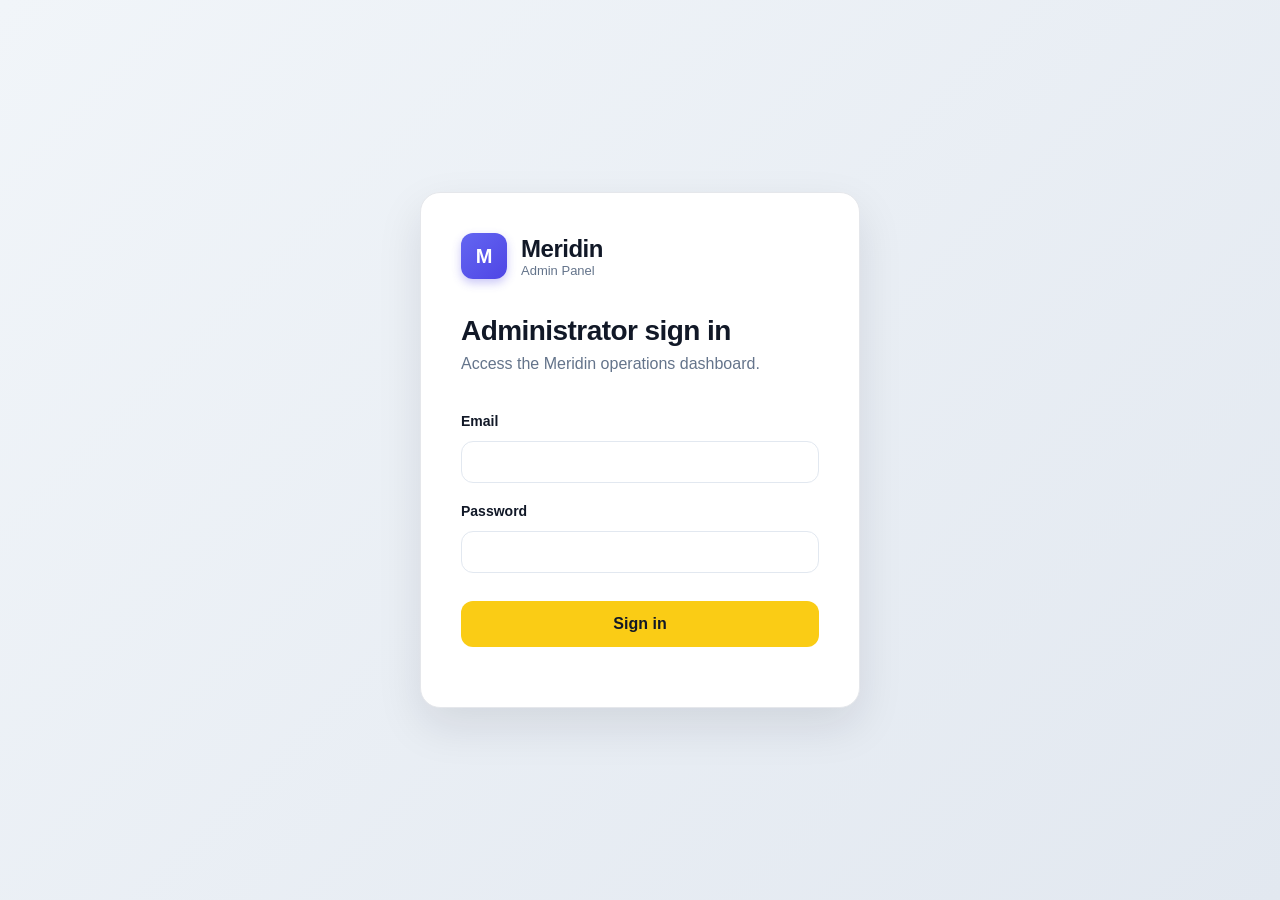
<file: meridin_FE/admin/index.html>
<!DOCTYPE html>
<html lang="en">

<head>

    <meta charset="UTF-8">

    <meta
        name="viewport"
        content="width=device-width, initial-scale=1.0"
    >

    <title>Meridin — Admin Dashboard</title>

    <link
        rel="stylesheet"
        href="css/style.css"
    >
    <link href="https://fonts.googleapis.com/css2?family=Poppins:wght@400;500;600;700;800&display=swap" rel="stylesheet">

</head>

<body>

<div class="app">

    <aside class="sidebar">

        <div class="sidebar-brand">

            <div class="brand-logo-wrap"><img src="../assets/meridin-logo.svg" class="brand-logo" alt="Meridin"></div>

            <div>
                <strong>
                    Meridin
                </strong>

                <span>
                    Admin
                </span>
            </div>

        </div>

        <nav>

            <a
                href="#overview"
                class="nav-link active"
            >
                Overview
            </a>

            <div class="nav-title">
                Clients
            </div>

            <a
                href="#clients"
                class="nav-link"
            >
                All clients
            </a>

            <div class="nav-title">
                Platform
            </div>

            <a
                href="#messages"
                class="nav-link"
            >
                Global messages
            </a>

            <a
                href="#usage"
                class="nav-link"
            >
                API usage
            </a>

            <a
                href="#r2"
                class="nav-link"
            >
                R2 usage
            </a>

        </nav>

        <button
            id="logoutButton"
            class="logout-button"
        >
            Sign out
        </button>

    </aside>

    <main class="main">

        <header class="topbar">

            <div>

                <h1>
                    Platform overview
                </h1>

                <p>
                    Meridin operations center
                </p>

            </div>

            <div class="status">

                <span class="status-dot"></span>

                API operational

            </div>

        </header>

        <section id="overview">

            <div class="metrics">

                <article class="metric-card">

                    <span>
                        Total clients
                    </span>

                    <strong id="clientsMetric">
                        —
                    </strong>

                </article>

                <article class="metric-card">

                    <span>
                        Active clients
                    </span>

                    <strong id="activeClientsMetric">
                        —
                    </strong>

                </article>

                <article class="metric-card">

                    <span>
                        Messages
                    </span>

                    <strong id="messagesMetric">
                        —
                    </strong>

                </article>

                <article class="metric-card">

                    <span>
                        Customers
                    </span>

                    <strong id="customersMetric">
                        —
                    </strong>

                </article>

            </div>

        </section>

        <section id="clients" class="dashboard-section">

            <div class="section-header">

                <div>

                    <h2>
                        Clients
                    </h2>

                    <p>
                        Manage Meridin tenants.
                    </p>

                </div>

            </div>

            <div class="panel client-create-panel">
                <h3>Add client</h3>
                <form id="clientCreateForm" class="client-form">
                    <input id="clientTenantId" required placeholder="Tenant ID">
                    <input id="clientBusinessName" required placeholder="Business name">
                    <input id="clientDashboardEmail" required type="email" placeholder="Dashboard email">
                    <input id="clientDashboardPassword" required type="password" minlength="8" placeholder="Dashboard password">
                    <input id="clientPhoneNumberId" required placeholder="WhatsApp phone number ID">
                    <input id="clientAccessToken" required placeholder="WhatsApp access token">
                    <input id="clientVerifyToken" required placeholder="Webhook verify token">
                    <input id="clientWelcomeMessage" placeholder="Welcome message (optional)">
                    <input id="clientFallbackMessage" placeholder="Fallback message (optional)">
                    <button class="table-button" type="submit">Create client</button>
                </form>
                <p id="clientCreateMessage" class="muted"></p>
            </div>

            <div id="clientsList" class="table-container">
                Loading...
            </div>

            <div id="clientControls" class="panel" style="display:none; margin-top:20px;">
                <div class="section-header">
                    <div>
                        <h3 id="clientControlsTitle">Client controls</h3>
                        <p>Boolean controls are read directly from this client's database document.</p>
                    </div>
                </div>
                <div id="clientFlagsList" class="grid-two">Loading...</div>
            </div>

        </section>

        <section id="messages" class="dashboard-section">

            <div class="section-header">

                <div>

                    <h2>
                        Global messages
                    </h2>

                    <p>
                        Recent messages across tenants.
                    </p>

                </div>

            </div>

            <div
                id="messagesList"
                class="table-container"
            >
                Loading...
            </div>

        </section>

        <section id="usage" class="dashboard-section">

            <div class="section-header">

                <div>

                    <h2>
                        Platform usage
                    </h2>

                    <p>
                        AI and Meta usage records.
                    </p>

                </div>

            </div>

            <div
                id="usageList"
                class="grid-two"
            >
                Loading...
            </div>

        </section>

        <section id="r2" class="dashboard-section">

            <div class="section-header">

                <div>
                    <h2>Cloudflare R2 usage</h2>
                    <p>Global account usage and Meridin safety guard. This is not tenant-specific.</p>
                </div>

                <button id="refreshR2Button" class="table-button">Refresh</button>

            </div>

            <div id="r2UsageList" class="grid-two">
                Loading...
            </div>

        </section>

    </main>

</div>

<script src="js/api.js"></script>
<script src="js/dashboard.js"></script>

</body>

</html>
</file>
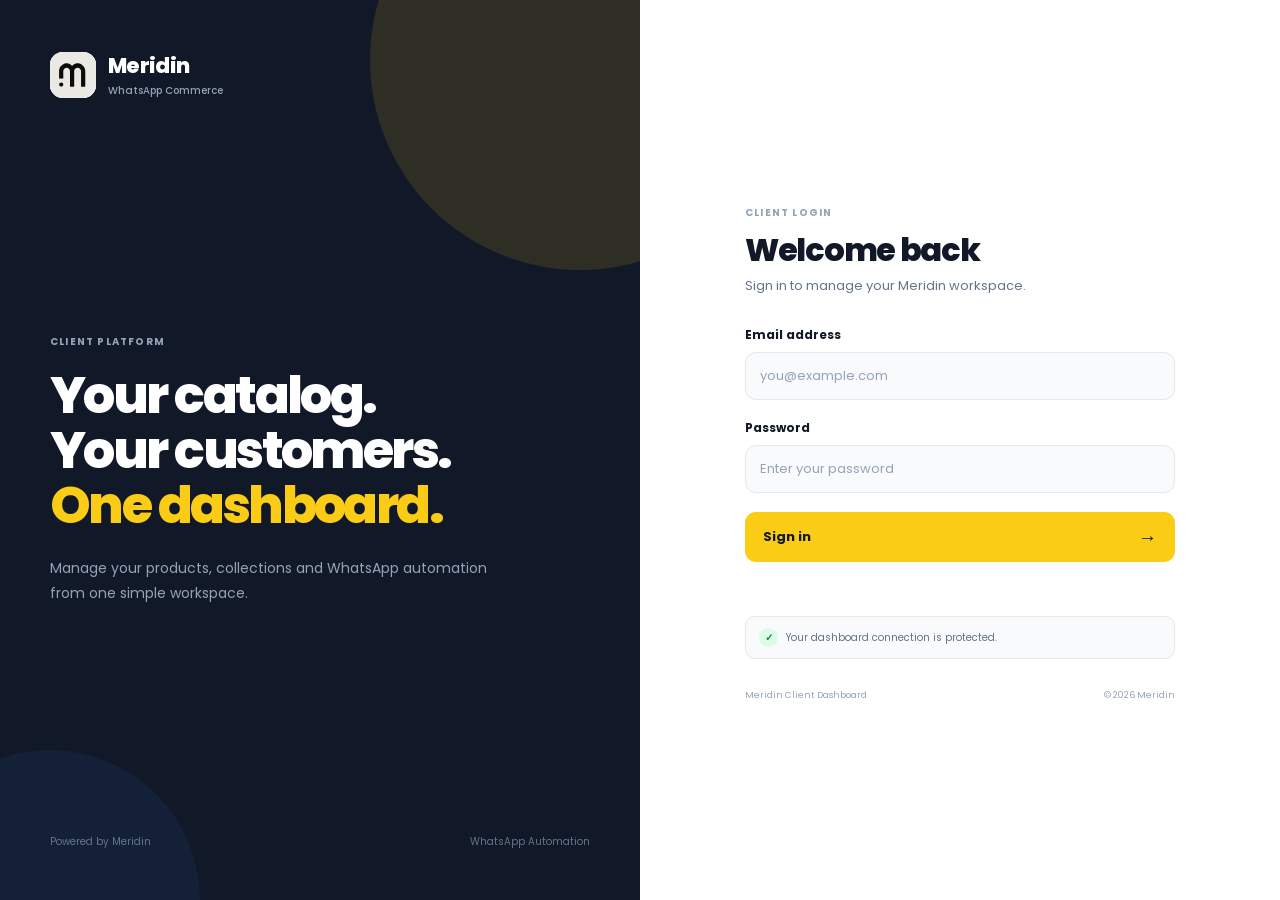
<file: meridin_FE/client/index.html>
<!DOCTYPE html>
<html lang="en">
<head>
<meta charset="UTF-8">
<meta name="viewport" content="width=device-width, initial-scale=1.0">
<meta name="theme-color" content="#111827">
<title>Meridin — Overview</title>
<link rel="stylesheet" href="css/style.css">
<link href="https://fonts.googleapis.com/css2?family=Poppins:wght@400;500;600;700;800&display=swap" rel="stylesheet">

</head>
<body>
<div class="app">
<header class="navbar">
<div class="navbar-inner">
<a href="index.html" class="navbar-brand">
<div class="brand-logo-wrap"><img src="assets/meridin-logo.svg" class="brand-logo" alt="Meridin"></div>
<div class="brand-text"><strong>Meridin</strong><span>Client Dashboard</span></div>
</a>
<nav class="navbar-nav"><a href="index.html" class="nav-link active">Overview</a><a href="products.html" class="nav-link">Products</a><a href="collections.html" class="nav-link">Collections</a><a href="analytics.html" class="nav-link">Analytics</a><a href="settings.html" class="nav-link">Assistant Settings</a></nav>
<div class="navbar-right">
<div class="status"><span class="status-dot"></span><span>Automation active</span></div>
<button id="logoutButton" class="logout-button" type="button">Sign out</button>
<button id="mobileMenuButton" class="mobile-menu-button" type="button" aria-label="Open navigation" aria-expanded="false">☰</button>
</div>
</div>
</header>
<nav id="mobileMenu" class="mobile-menu"><a href="index.html" class="active">Overview</a><a href="products.html" class="">Products</a><a href="collections.html" class="">Collections</a><a href="analytics.html" class="">Analytics</a><a href="settings.html" class="">Assistant Settings</a></nav>
<main class="main page-main">
<section class="dashboard-section overview-section" id="overview">
<div class="page-header">
<div><span class="eyebrow">CLIENT DASHBOARD</span><h1>Overview</h1><p id="businessName">Your Meridin workspace</p></div>
</div>
<div class="metrics">
<article class="metric-card"><div class="metric-top"><span>Products</span></div><strong id="productsMetric">—</strong><small>Products in your catalog</small></article>
<article class="metric-card"><div class="metric-top"><span>Customers</span></div><strong id="customersMetric">—</strong><small>Customers using WhatsApp</small></article>
<article class="metric-card"><div class="metric-top"><span>Conversations</span></div><strong id="conversationsMetric">—</strong><small>WhatsApp conversations</small></article>
</div>
<div class="dashboard-grid">
<section class="panel quick-panel">
<div class="panel-header"><div><span class="section-label">QUICK ACTIONS</span><h2>Manage your workspace</h2><p>Quickly access the most important parts of your Meridin dashboard.</p></div></div>
<div class="quick-actions">
<a href="products.html" class="quick-action-link"><span class="quick-action-icon">P</span><span><strong>Manage products</strong><small>Update your clothing catalog</small></span><span class="quick-arrow">→</span></a>
<a href="collections.html" class="quick-action-link"><span class="quick-action-icon">C</span><span><strong>Manage collections</strong><small>Organize your products</small></span><span class="quick-arrow">→</span></a>
<a href="analytics.html" class="quick-action-link"><span class="quick-action-icon">A</span><span><strong>View analytics</strong><small>Understand customer activity</small></span><span class="quick-arrow">→</span></a>
</div>
</section>
</div>
<div class="overview-extra-grid">
<section class="panel"><div class="panel-header"><div><span class="section-label">RECENT ACTIVITY</span><h2>Workspace activity</h2><p>Your latest catalog changes.</p></div></div><div id="recentActivity" class="activity-list"><div class="empty-state">Loading recent activity...</div></div></section>
<section class="panel"><div class="panel-header"><div><span class="section-label">SYSTEM STATUS</span><h2>Automation status</h2><p>Core workspace services.</p></div></div>
<div class="status-list">
<div class="status-item"><div><span class="status-check">✓</span><span>WhatsApp automation</span></div><small>Active</small></div>
<div class="status-item"><div><span class="status-check">✓</span><span>Product catalog</span></div><small>Available</small></div>
<div class="status-item"><div><span class="status-check">✓</span><span>Customer assistant</span></div><small>Ready</small></div>
</div></section>
</div>
</section>
</main>
</div>
<script src="js/api.js"></script>
<script src="js/layout.js"></script>
<script src="js/dashboard.js"></script>

</body>
</html>
</file>
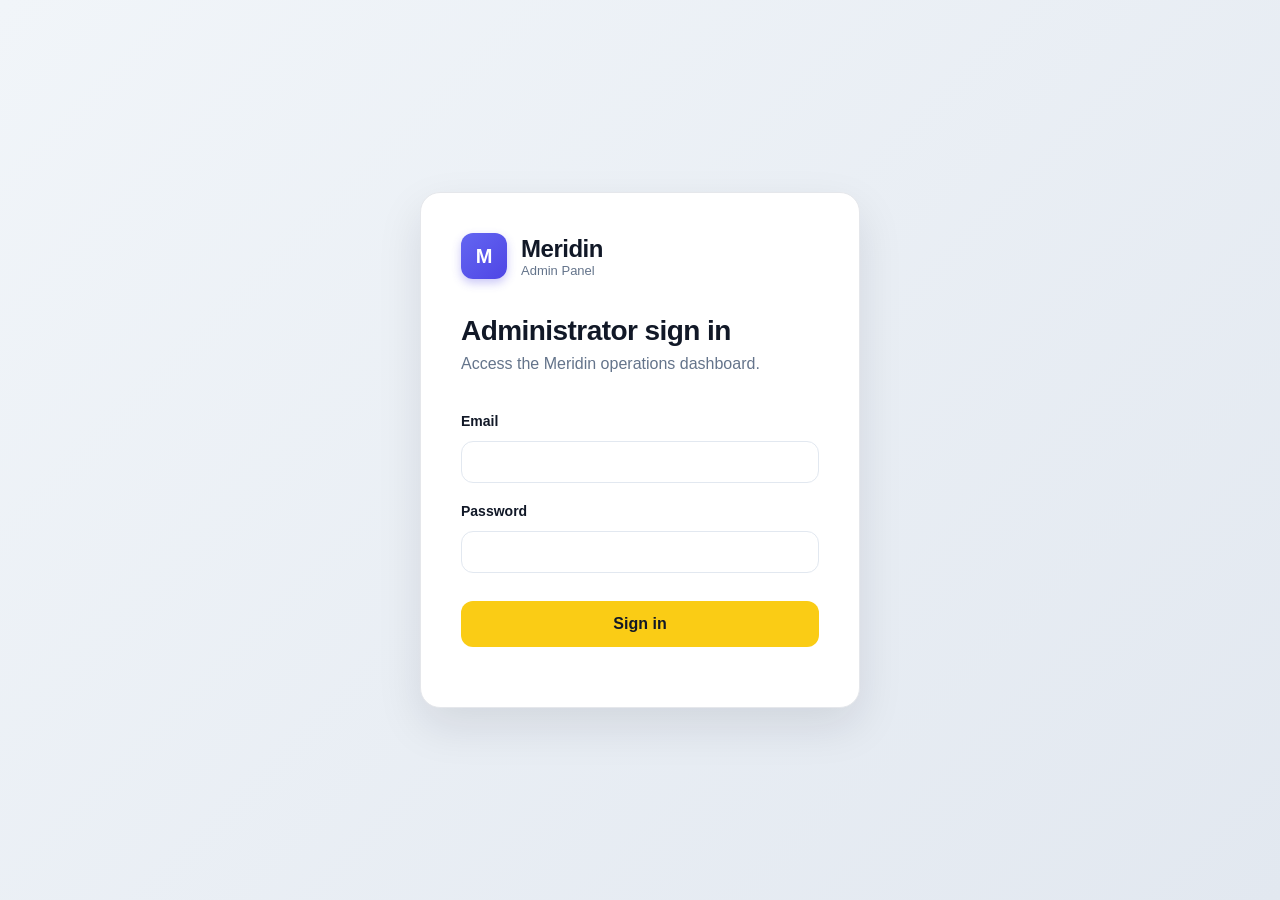
<file: meridin_FE/admin/login.html>
<!DOCTYPE html>
<html lang="en">
<head>
    <meta charset="UTF-8">
    <meta
        name="viewport"
        content="width=device-width, initial-scale=1.0"
    >
    <title>Meridin — Admin</title>
    <link rel="stylesheet" href="css/style.css">
    <link href="https://fonts.googleapis.com/css2?family=Outfit:wght@300;400;500;600;700&display=swap" rel="stylesheet">
</head>

<body class="auth-page">

<main class="auth-card">

    <div class="brand">
        <div class="brand-mark">M</div>

        <div>
            <h1>Meridin</h1>
            <p>Admin Panel</p>
        </div>
    </div>

    <h2>Administrator sign in</h2>

    <p class="muted">
        Access the Meridin operations dashboard.
    </p>

    <form id="loginForm">

        <label for="email">
            Email
        </label>

        <input
            id="email"
            type="email"
            required
        >

        <label for="password">
            Password
        </label>

        <input
            id="password"
            type="password"
            required
        >

        <button
            type="submit"
            class="primary-button"
        >
            Sign in
        </button>

        <p
            id="loginError"
            class="error"
        ></p>

    </form>

</main>

<script src="js/api.js"></script>
<script src="js/auth.js"></script>

</body>
</html>
</file>
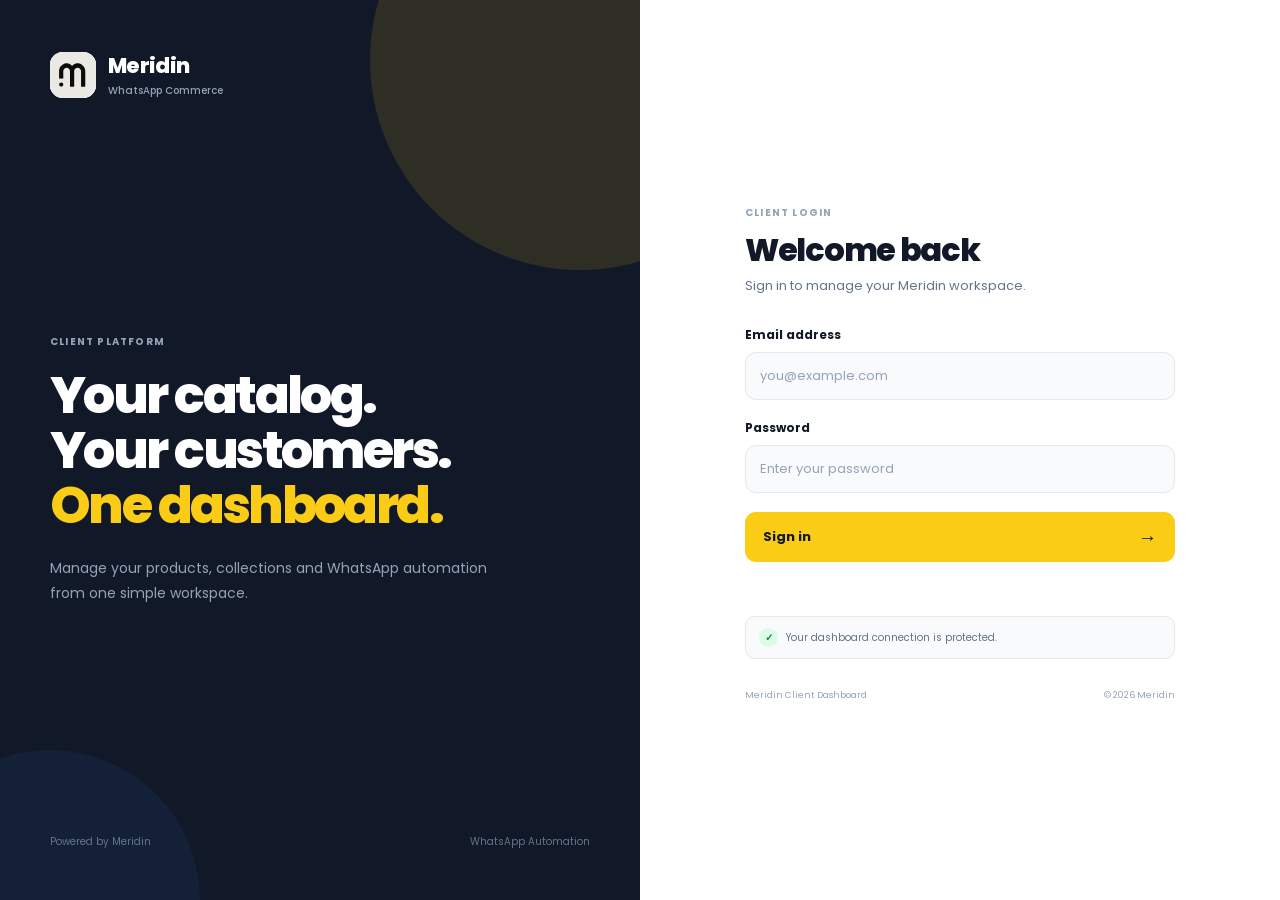
<file: meridin_FE/client/collections.html>
<!DOCTYPE html>
<html lang="en">
<head>
<meta charset="UTF-8">
<meta name="viewport" content="width=device-width, initial-scale=1.0">
<meta name="theme-color" content="#111827">
<title>Meridin — Collections</title>
<link rel="stylesheet" href="css/style.css">
<link href="https://fonts.googleapis.com/css2?family=Poppins:wght@400;500;600;700;800&display=swap" rel="stylesheet">

</head>
<body>
<div class="app">
<header class="navbar">
<div class="navbar-inner">
<a href="index.html" class="navbar-brand">
<div class="brand-logo-wrap"><img src="assets/meridin-logo.svg" class="brand-logo" alt="Meridin"></div>
<div class="brand-text"><strong>Meridin</strong><span>Client Dashboard</span></div>
</a>
<nav class="navbar-nav"><a href="index.html" class="nav-link">Overview</a><a href="products.html" class="nav-link">Products</a><a href="collections.html" class="nav-link active">Collections</a><a href="analytics.html" class="nav-link">Analytics</a><a href="settings.html" class="nav-link">Assistant Settings</a></nav>
<div class="navbar-right">
<div class="status"><span class="status-dot"></span><span>Automation active</span></div>
<button id="logoutButton" class="logout-button" type="button">Sign out</button>
<button id="mobileMenuButton" class="mobile-menu-button" type="button" aria-label="Open navigation" aria-expanded="false">☰</button>
</div>
</div>
</header>
<nav id="mobileMenu" class="mobile-menu"><a href="index.html" class="">Overview</a><a href="products.html" class="">Products</a><a href="collections.html" class="active">Collections</a><a href="analytics.html" class="">Analytics</a><a href="settings.html" class="">Assistant Settings</a></nav>
<main class="main page-main">
<section class="dashboard-section" id="collections">
<div class="section-header">
<div>
<span class="section-label">
                        CATALOG
                    </span>
<h2>
                        Collections
                    </h2>
<p>
                        Organize your products into collections.
                    </p>
</div>
<button class="primary-button" id="createCollectionButton" type="button">
                    + New collection
                </button>
</div>
<div id="collectionsList">
                Loading...
            </div>
</section><div aria-labelledby="collectionModalTitle" aria-modal="true" class="modal" id="collectionModal" role="dialog">
<div class="modal-backdrop"></div>
<div class="modal-content">
<div class="modal-header">
<div>
<span class="section-label">
                        CATALOG
                    </span>
<h3 id="collectionModalTitle">
                        New Collection
                    </h3>
</div>
<button aria-label="Close" class="modal-close" type="button">
                    ×
                </button>
</div>
<form id="collectionForm">
<input id="collectionId" type="hidden"/>
<div class="form-group">
<label for="collectionName">
                        Name *
                    </label>
<input id="collectionName" placeholder="e.g., Summer Collection" required="" type="text"/>
</div>
<div class="form-group">
<label for="collectionDescription">
                        Description
                    </label>
<textarea id="collectionDescription" placeholder="Collection details..." rows="4"></textarea>
</div>
<div class="modal-actions">
<button class="modal-cancel" type="button">
                        Cancel
                    </button>
<button class="primary-button" type="submit">
                        Save Collection
                    </button>
</div>
</form>
</div>
</div>
</main>
</div>
<script src="js/api.js"></script>
<script src="js/layout.js"></script>
<script src="js/dashboard.js"></script>

</body>
</html>
</file>
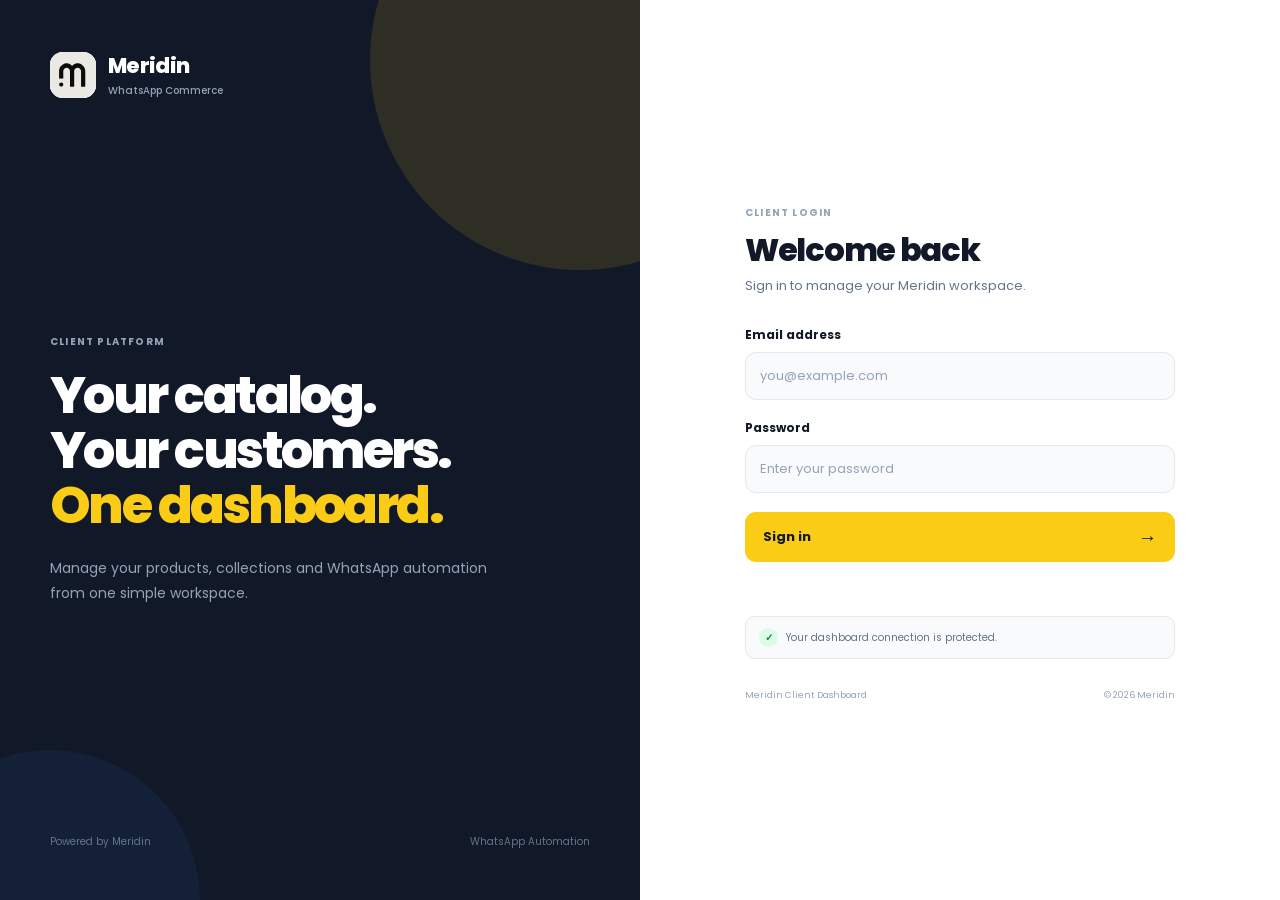
<file: meridin_FE/client/login.html>
<!DOCTYPE html>
<html lang="en">

<head>

    <meta charset="UTF-8">

    <meta
        name="viewport"
        content="width=device-width, initial-scale=1.0"
    >

    <meta
        name="theme-color"
        content="#111827"
    >

    <title>Meridin — Client Login</title>

    <link
        rel="stylesheet"
        href="css/style.css"
    >

    <link
        href="https://fonts.googleapis.com/css2?family=Poppins:wght@400;500;600;700;800&display=swap"
        rel="stylesheet"
    >

</head>


<body class="login-page">


    <main class="login-container">


        <!-- Left / Branding -->

        <section class="login-brand-panel">

            <div class="login-brand">

                <div class="login-logo-wrap">

                    <img
                        src="assets/meridin-logo.svg"
                        alt="Meridin"
                        class="login-logo"
                    >

                </div>


                <div>

                    <strong>
                        Meridin
                    </strong>

                    <span>
                        WhatsApp Commerce
                    </span>

                </div>

            </div>


            <div class="login-brand-content">

                <span class="eyebrow">
                    CLIENT PLATFORM
                </span>

                <h1>
                    Your catalog.
                    <br>
                    Your customers.
                    <br>
                    <span>One dashboard.</span>
                </h1>

                <p>
                    Manage your products, collections and WhatsApp automation from one simple workspace.
                </p>

            </div>


            <div class="login-brand-footer">

                <span>
                    Powered by Meridin
                </span>

                <span>
                    WhatsApp Automation
                </span>

            </div>

        </section>


        <!-- Right / Login -->

        <section class="login-form-panel">


            <div class="login-form-wrapper">


                <div class="mobile-login-brand">

                    <div class="login-logo-wrap">

                        <img
                            src="assets/meridin-logo.svg"
                            alt="Meridin"
                            class="login-logo"
                        >

                    </div>


                    <div>

                        <strong>
                            Meridin
                        </strong>

                        <span>
                            Client Dashboard
                        </span>

                    </div>

                </div>


                <div class="login-heading">

                    <span class="section-label">
                        CLIENT LOGIN
                    </span>

                    <h2>
                        Welcome back
                    </h2>

                    <p>
                        Sign in to manage your Meridin workspace.
                    </p>

                </div>


                <form id="loginForm">


                    <div class="login-field">

                        <label for="email">
                            Email address
                        </label>

                        <input
                            id="email"
                            type="email"
                            autocomplete="email"
                            placeholder="you@example.com"
                            required
                        >

                    </div>


                    <div class="login-field">

                        <div class="field-label-row">

                            <label for="password">
                                Password
                            </label>

                        </div>


                        <input
                            id="password"
                            type="password"
                            autocomplete="current-password"
                            placeholder="Enter your password"
                            required
                        >

                    </div>


                    <button
                        type="submit"
                        class="login-button"
                    >

                        <span>
                            Sign in
                        </span>

                        <span>
                            →
                        </span>

                    </button>


                    <p
                        id="loginError"
                        class="error login-error"
                    ></p>


                </form>


                <div class="login-security">

                    <span class="security-icon">
                        ✓
                    </span>

                    <span>
                        Your dashboard connection is protected.
                    </span>

                </div>


            </div>


            <div class="login-footer">

                <span>
                    Meridin Client Dashboard
                </span>

                <span>
                    © 2026 Meridin
                </span>

            </div>


        </section>


    </main>


<script src="js/api.js"></script>
<script src="js/auth.js"></script>

</body>
</html>
</file>
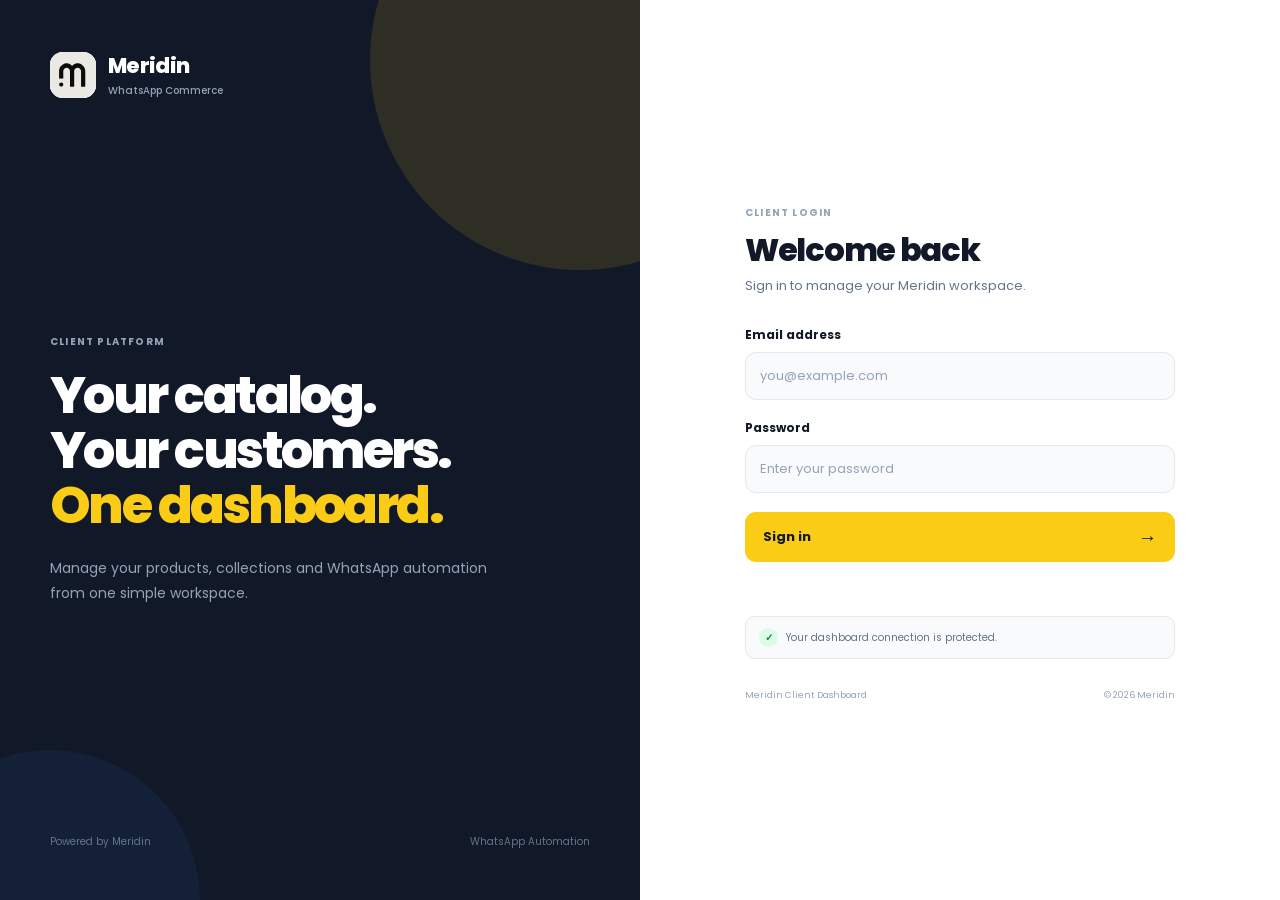
<file: meridin_FE/client/products.html>
<!DOCTYPE html>
<html lang="en">
<head>
<meta charset="UTF-8">
<meta name="viewport" content="width=device-width, initial-scale=1.0">
<meta name="theme-color" content="#111827">
<title>Meridin — Products</title>
<link rel="stylesheet" href="css/style.css">
<link href="https://fonts.googleapis.com/css2?family=Poppins:wght@400;500;600;700;800&display=swap" rel="stylesheet">

</head>
<body>
<div class="app">
<header class="navbar">
<div class="navbar-inner">
<a href="index.html" class="navbar-brand">
<div class="brand-logo-wrap"><img src="assets/meridin-logo.svg" class="brand-logo" alt="Meridin"></div>
<div class="brand-text"><strong>Meridin</strong><span>Client Dashboard</span></div>
</a>
<nav class="navbar-nav"><a href="index.html" class="nav-link">Overview</a><a href="products.html" class="nav-link active">Products</a><a href="collections.html" class="nav-link">Collections</a><a href="analytics.html" class="nav-link">Analytics</a><a href="settings.html" class="nav-link">Assistant Settings</a></nav>
<div class="navbar-right">
<div class="status"><span class="status-dot"></span><span>Automation active</span></div>
<button id="logoutButton" class="logout-button" type="button">Sign out</button>
<button id="mobileMenuButton" class="mobile-menu-button" type="button" aria-label="Open navigation" aria-expanded="false">☰</button>
</div>
</div>
</header>
<nav id="mobileMenu" class="mobile-menu"><a href="index.html" class="">Overview</a><a href="products.html" class="active">Products</a><a href="collections.html" class="">Collections</a><a href="analytics.html" class="">Analytics</a><a href="settings.html" class="">Assistant Settings</a></nav>
<main class="main page-main">
<section class="dashboard-section" id="products">
<div class="section-header">
<div>
<span class="section-label">
                        CATALOG
                    </span>
<h2>
                        Products
                    </h2>
<p>
                        Manage the clothing products available to your customers.
                    </p>
</div>
<div class="section-actions">
<button class="primary-button" id="createProductButton" type="button">
                        + Add product
                    </button>
<button class="secondary-button" id="reloadProducts" type="button">
                        Refresh
                    </button>
</div>
</div>
<div class="products-grid" id="productsGrid">
                Loading...
            </div>
</section><div aria-labelledby="productModalTitle" aria-modal="true" class="modal" id="productModal" role="dialog">
<div class="modal-backdrop"></div>
<div class="modal-content product-editor-modal">
<div class="modal-header">
<div>
<span class="section-label">
                        CATALOG
                    </span>
<h3 id="productModalTitle">
                        Add Product
                    </h3>
</div>
<button aria-label="Close" class="modal-close" type="button">
                    ×
                </button>
</div>
<form id="productForm">
<input id="productId" type="hidden"/>
<!-- Basic Information -->
<div class="editor-section">
<h4>
                        Basic information
                    </h4>
<div class="form-group">
<label for="productTitle">
                            Title *
                        </label>
<input id="productTitle" placeholder="e.g., Classic Cotton Shirt" required="" type="text"/>
</div>
<div class="form-group">
<label for="productDescription">
                            Description
                        </label>
<textarea id="productDescription" placeholder="Product details..." rows="3"></textarea>
</div>
<div class="form-row">
<div class="form-group">
<label for="productPrice">
                                Base price (₹) *
                            </label>
<input id="productPrice" min="0" placeholder="0.00" required="" step="0.01" type="number"/>
</div>
<div class="form-group">
<label for="productStock">
                                Base stock
                            </label>
<input id="productStock" min="0" placeholder="0" type="number" value="0"/>
</div>
</div>
<div class="form-row">
<div class="form-group">
<label for="productGender">
                                Gender
                            </label>
<select id="productGender">
<option value="">Not specified</option>
<option value="male">Male</option>
<option value="female">Female</option>
<option value="unisex">Unisex</option>
</select>
</div>
<div class="form-group">
<label for="productDepartmentId">
                                Department
                            </label>
<select id="productDepartmentId">
<option value="">-- Select department --</option>
</select>
</div>
</div>
<div class="form-row">
<div class="form-group">
<label for="productCategoryId">
                                Category
                            </label>
<select id="productCategoryId">
<option value="">Select department first</option>
</select>
</div>
</div>
<div class="form-row">
<div class="form-group">
<label for="productBrand">
                                Brand
                            </label>
<input id="productBrand" placeholder="Brand name" type="text"/>
</div>
<div class="form-group">
<label for="productType">
                                Product type
                            </label>
<input id="productType" placeholder="e.g., shirt, dress" type="text"/>
</div>
</div>
<div class="form-row">

<div class="form-group">
<label for="productAgeGroup">
                                Age group
                            </label>
<select id="productAgeGroup">
<option value="">
                                    Not specified
                                </option>
<option value="Adult">
                                    Adult
                                </option>
<option value="Teen">
                                    Teen
                                </option>
<option value="Kids">
                                    Kids
                                </option>
<option value="Toddler">
                                    Toddler
                                </option>
<option value="Infant">
                                    Infant
                                </option>
</select>
</div>
</div>
</div>
<!-- Apparel Specifications -->
<div class="editor-section">
<h4>
                        Apparel specifications
                    </h4>
<div class="form-row">
<div class="form-group">
<label for="productMaterial">
                                Material
                            </label>
<input id="productMaterial" placeholder="e.g., 100% Cotton" type="text"/>
</div>
<div class="form-group">
<label for="productFit">
                                Fit
                            </label>
<select id="productFit">
<option value="">
                                    Not specified
                                </option>
<option>
                                    Regular Fit
                                </option>
<option>
                                    Slim Fit
                                </option>
<option>
                                    Relaxed Fit
                                </option>
<option>
                                    Oversized / Boxy
                                </option>
</select>
</div>
</div>
<div class="form-row three-columns">
<div class="form-group">
<label for="productSleeve">
                                Sleeve length
                            </label>
<select id="productSleeve">
<option value="">
                                    Not specified
                                </option>
<option>
                                    Short Sleeve
                                </option>
<option>
                                    Long Sleeve
                                </option>
<option>
                                    3/4 Sleeve
                                </option>
<option>
                                    Sleeveless
                                </option>
<option>
                                    Cap Sleeve
                                </option>
</select>
</div>
<div class="form-group">
<label for="productNeckline">
                                Neckline
                            </label>
<select id="productNeckline">
<option value="">
                                    Not specified
                                </option>
<option>
                                    Crew Neck
                                </option>
<option>
                                    V-Neck
                                </option>
<option>
                                    Polo Collar
                                </option>
<option>
                                    Hooded
                                </option>
<option>
                                    Turtleneck
                                </option>
<option>
                                    Off-Shoulder
                                </option>
</select>
</div>
<div class="form-group">
<label for="productLength">
                                Top / dress length
                            </label>
<select id="productLength">
<option value="">
                                    Not specified
                                </option>
<option>
                                    Regular
                                </option>
<option>
                                    Crop
                                </option>
<option>
                                    Longline / Tunics
                                </option>
<option>
                                    Mini
                                </option>
<option>
                                    Midi
                                </option>
<option>
                                    Maxi
                                </option>
</select>
</div>
</div>
</div>
<!-- Product Options -->
<div class="editor-section">
<h4>
                        Product options &amp; variants
                    </h4>
<p class="editor-help">
                        Choose metadata-backed options. Values are stored with their Meridin IDs and names.
                    </p>
<div class="option-selector-row">
<select id="newProductOption">
<option value="">
                                Select option to add
                            </option>
</select>
<button class="secondary-button" id="addProductOption" type="button">
                            Add option
                        </button>
</div>
<div id="productOptionsContainer"></div>
<div class="table-container variant-table-wrap">
<table>
<thead>
<tr>
<th>Combination</th>
<th>Price (₹)</th>
<th>Cost (₹)</th>
<th>Stock</th>
<th>SKU</th>
</tr>
</thead>
<tbody id="productVariantsBody">
<tr>
<td class="muted center" colspan="5">
                                        Add option values to generate variants.
                                    </td>
</tr>
</tbody>
</table>
</div>
</div>
<!-- Catalog & Media -->
<div class="editor-section">
<h4>
                        Catalog &amp; media
                    </h4>
<div class="form-row">
<div class="form-group">
<label for="productCollection">
                                Collection
                            </label>
<select id="productCollection">
<option value="">
                                    -- Select collection --
                                </option>
</select>
</div>
<div class="form-group">
<label for="productTags">
                                Tags
                            </label>
<input id="productTags" placeholder="summer, casual, new" type="text"/>
</div>
</div>
<div class="form-group">
<label for="productImageFile">
                            Product image
                        </label>
<input accept="image/jpeg,image/png,image/webp" aria-describedby="productImageHelp" id="productImageFile" type="file"/>
<small class="editor-help" id="productImageHelp">
                            Choose JPG, PNG, or WebP. Meridin converts it to JPG and stores the public image link in the product's media field.
                        </small>
<div class="product-image-upload-preview" hidden="" id="productImagePreview">
<img alt="Product image preview" id="productImagePreviewImg"/>
<span class="muted" id="productImageStatus"></span>
</div>
</div>
<label class="checkbox-label">
<input id="productFeatured" type="checkbox"/>

                        Mark as featured

                    </label>
</div>
<div class="modal-actions">
<button class="modal-cancel" type="button">
                        Cancel
                    </button>
<button class="primary-button" type="submit">
                        Save Product
                    </button>
</div>
</form>
</div>
</div>
<div aria-labelledby="matchesModalTitle" aria-modal="true" class="modal" id="matchesModal" role="dialog">
<div class="modal-backdrop"></div>
<div class="modal-content matches-modal">
<div class="modal-header"><div><span class="eyebrow">Product matching</span><h3 id="matchesModalTitle">Select matching products</h3><p class="muted" id="matchesModalSubtitle">Choose products that match this item.</p></div><button aria-label="Close" class="modal-close" type="button">&times;</button></div>
<div class="matches-toolbar"><input id="matchesSearch" type="search" placeholder="Search products..."/><span class="muted" id="matchesCount"></span></div>
<div id="matchesProductList" class="matches-product-list"></div>
<div class="modal-actions"><button class="modal-cancel" type="button">Cancel</button><button class="primary-button" id="saveMatchesButton" type="button">Save Matches</button></div>
</div></div>
</main>
</div>
<script src="js/api.js"></script>
<script src="js/layout.js"></script>
<script src="js/dashboard.js"></script>

</body>
</html>
</file>
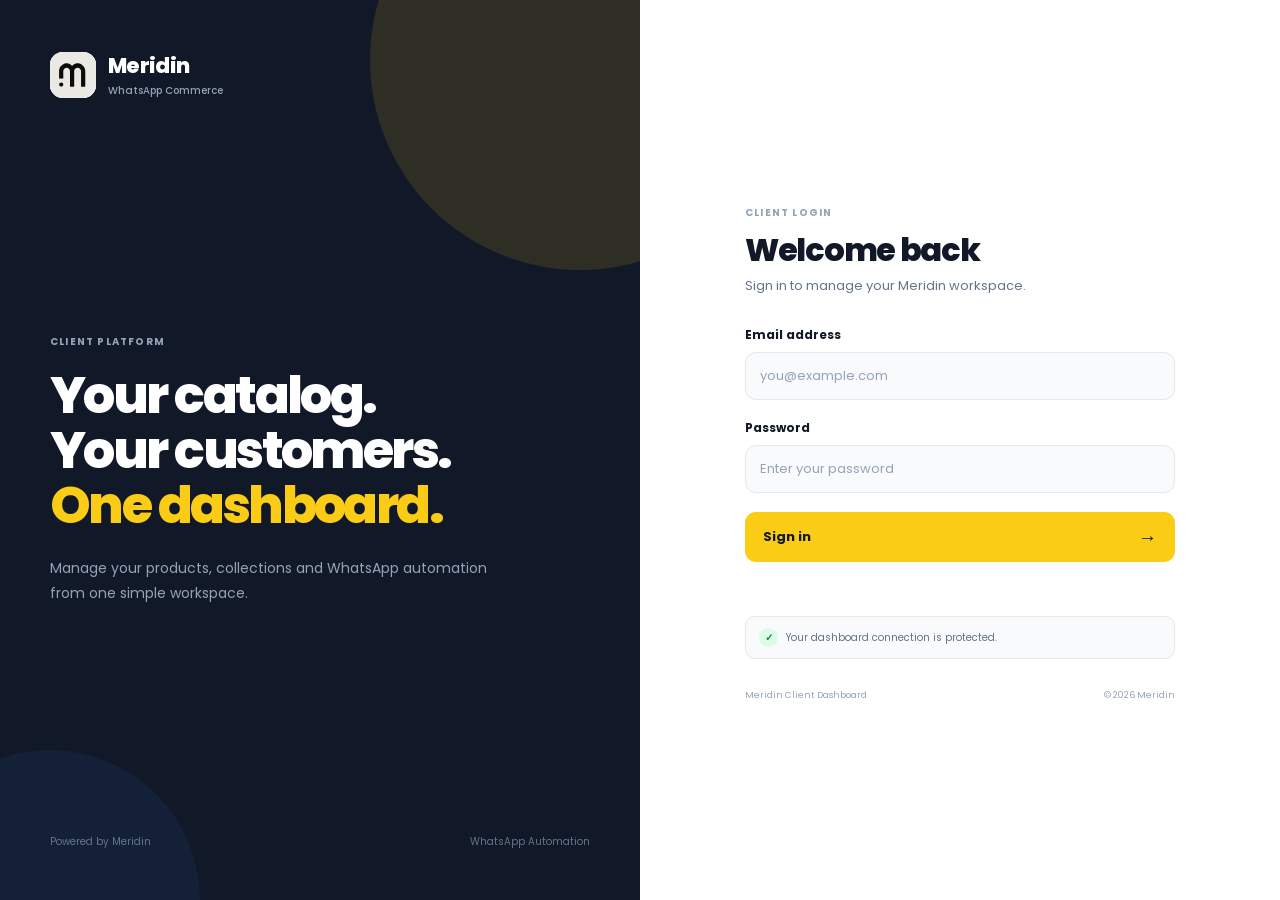
<file: meridin_FE/client/settings.html>
<!DOCTYPE html>
<html lang="en">
<head>
<meta charset="UTF-8">
<meta name="viewport" content="width=device-width, initial-scale=1.0">
<meta name="theme-color" content="#111827">
<title>Meridin — Assistant Settings</title>
<link rel="stylesheet" href="css/style.css">
<link href="https://fonts.googleapis.com/css2?family=Poppins:wght@400;500;600;700;800&display=swap" rel="stylesheet">

</head>
<body>
<div class="app">
<header class="navbar">
<div class="navbar-inner">
<a href="index.html" class="navbar-brand">
<div class="brand-logo-wrap"><img src="assets/meridin-logo.svg" class="brand-logo" alt="Meridin"></div>
<div class="brand-text"><strong>Meridin</strong><span>Client Dashboard</span></div>
</a>
<nav class="navbar-nav"><a href="index.html" class="nav-link">Overview</a><a href="products.html" class="nav-link">Products</a><a href="collections.html" class="nav-link">Collections</a><a href="analytics.html" class="nav-link">Analytics</a><a href="settings.html" class="nav-link active">Assistant Settings</a></nav>
<div class="navbar-right">
<div class="status"><span class="status-dot"></span><span>Automation active</span></div>
<button id="logoutButton" class="logout-button" type="button">Sign out</button>
<button id="mobileMenuButton" class="mobile-menu-button" type="button" aria-label="Open navigation" aria-expanded="false">☰</button>
</div>
</div>
</header>
<nav id="mobileMenu" class="mobile-menu"><a href="index.html" class="">Overview</a><a href="products.html" class="">Products</a><a href="collections.html" class="">Collections</a><a href="analytics.html" class="">Analytics</a><a href="settings.html" class="active">Assistant Settings</a></nav>
<main class="main page-main">
<section class="dashboard-section" id="settings">
<div class="section-header">
<div>
<span class="section-label">
                        ASSISTANT
                    </span>
<h2>
                        AI &amp; Business Settings
                    </h2>
<p>
                        Control the business information and communication style used by your WhatsApp assistant.
                    </p>
</div>
</div>
<form class="panel settings-panel" id="settingsForm">
<!-- Business Profile -->
<div class="settings-block">
<div class="settings-block-header">
<div>
<h3>
                                Business profile
                            </h3>
<p>
                                This information is available to the AI for this tenant only.
                            </p>
</div>
</div>
<div class="form-row">
<div class="form-group">
<label for="settingsShopName">
                                Shop name *
                            </label>
<input id="settingsShopName" maxlength="200" required="" type="text"/>
</div>
<div class="form-group">
<label for="settingsCity">
                                City
                            </label>
<input id="settingsCity" maxlength="100" type="text"/>
</div>
</div>
<div class="form-group">
<label for="settingsDescription">
                            Business description
                        </label>
<textarea id="settingsDescription" maxlength="1000" rows="3"></textarea>
</div>
<div class="form-row">
<div class="form-group">
<label for="settingsPhone">
                                Phone
                            </label>
<input id="settingsPhone" maxlength="50" type="text"/>
</div>
<div class="form-group">
<label for="settingsEmail">
                                Email
                            </label>
<input id="settingsEmail" maxlength="200" type="email"/>
</div>
</div>
<div class="form-row">
<div class="form-group">
<label for="settingsWebsite">
                                Website
                            </label>
<input id="settingsWebsite" maxlength="500" type="url"/>
</div>
<div class="form-group">
<label for="settingsInstagram">
                                Instagram
                            </label>
<input id="settingsInstagram" maxlength="200" type="text"/>
</div>
</div>
<div class="form-group">
<label for="settingsAddress">
                            Address
                        </label>
<textarea id="settingsAddress" maxlength="500" rows="2"></textarea>
</div>
</div>
<!-- Customer Support -->
<div class="settings-block">
<div class="settings-block-header">
<div>
<h3>
                                Customer support information
                            </h3>
<p>
                                Only enter information the assistant is allowed to tell customers.
                            </p>
</div>
</div>
<div class="form-row">
<div class="form-group">
<label for="settingsHours">
                                Business hours
                            </label>
<textarea id="settingsHours" rows="3"></textarea>
</div>
<div class="form-group">
<label for="settingsDelivery">
                                Delivery information
                            </label>
<textarea id="settingsDelivery" rows="3"></textarea>
</div>
</div>
<div class="form-row">
<div class="form-group">
<label for="settingsShipping">
                                Shipping policy
                            </label>
<textarea id="settingsShipping" rows="3"></textarea>
</div>
<div class="form-group">
<label for="settingsReturns">
                                Return policy
                            </label>
<textarea id="settingsReturns" rows="3"></textarea>
</div>
</div>
<div class="form-row">
<div class="form-group">
<label for="settingsExchange">
                                Exchange policy
                            </label>
<textarea id="settingsExchange" rows="3"></textarea>
</div>
<div class="form-group">
<label for="settingsCancellation">
                                Cancellation policy
                            </label>
<textarea id="settingsCancellation" rows="3"></textarea>
</div>
</div>
<div class="form-row">
<div class="form-group">
<label for="settingsPayments">
                                Payment methods
                            </label>
<textarea id="settingsPayments" rows="2"></textarea>
</div>
<div class="form-group">
<label for="settingsCod">
                                Cash on delivery
                            </label>
<select id="settingsCod">
<option value="">
                                    Not specified
                                </option>
<option value="true">
                                    Available
                                </option>
<option value="false">
                                    Not available
                                </option>
</select>
</div>
</div>
</div>
<!-- AI Assistant -->
<div class="settings-block">
<div class="settings-block-header">
<div>
<h3>
                                AI assistant
                            </h3>
<p>
                                These preferences apply only to this client's assistant.
                            </p>
</div>
</div>
<div class="form-row three-columns">
<div class="form-group">
<label for="settingsTone">
                                Tone
                            </label>
<select id="settingsTone">
<option value="friendly">
                                    Friendly
                                </option>
<option value="professional">
                                    Professional
                                </option>
<option value="casual">
                                    Casual
                                </option>
<option value="luxury">
                                    Luxury
                                </option>
<option value="minimal">
                                    Minimal
                                </option>
</select>
</div>
<div class="form-group">
<label for="settingsLanguage">
                                Language
                            </label>
<input id="settingsLanguage" maxlength="50" placeholder="English" type="text"/>
</div>
<div class="form-group">
<label for="settingsLength">
                                Response length
                            </label>
<select id="settingsLength">
<option value="short">
                                    Short
                                </option>
<option value="medium">
                                    Medium
                                </option>
<option value="long">
                                    Long
                                </option>
</select>
</div>
</div>
<div class="form-group">
<label for="settingsGreeting">
                            Preferred greeting
                        </label>
<textarea id="settingsGreeting" maxlength="500" rows="2"></textarea>
</div>
<div class="form-group">
<label for="settingsInstructions">
                            Custom AI instructions
                        </label>
<textarea id="settingsInstructions" maxlength="3000" placeholder="Example: Keep replies concise. Mention our free shipping above ₹999 when relevant." rows="5"></textarea>
</div>
</div>
<div class="settings-save">
<button class="primary-button" type="submit">
                        Save AI &amp; Business Settings
                    </button>
<span class="muted" id="settingsStatus"></span>
</div>
</form>
</section>
</main>
</div>
<script src="js/api.js"></script>
<script src="js/layout.js"></script>
<script src="js/dashboard.js"></script>

</body>
</html>
</file>
<file: meridin_FE/admin/css/style.css>
* {
    box-sizing: border-box;
    margin: 0;
    padding: 0;
}

:root {
    --background: #f8fafc;
    --surface: #ffffff;
    --border: #e2e8f0;
    --text: #0f172a;
    --muted: #64748b;
    --primary: #4f46e5;
    --primary-hover: #4338ca;
    --success: #10b981;
    --danger: #ef4444;
    --sidebar: #0f172a;
    --sidebar-hover: #1e293b;
    --shadow: 0 4px 6px -1px rgb(0 0 0 / 0.05), 0 2px 4px -2px rgb(0 0 0 / 0.05);
    --shadow-lg: 0 10px 15px -3px rgb(0 0 0 / 0.05), 0 4px 6px -4px rgb(0 0 0 / 0.05);
}

body {
    font-family: 'Outfit', sans-serif;
    background: var(--background);
    color: var(--text);
    -webkit-font-smoothing: antialiased;
}

button,
input {
    font: inherit;
}

button {
    cursor: pointer;
    transition: all 0.2s cubic-bezier(0.4, 0, 0.2, 1);
}

.auth-page {
    min-height: 100vh;
    display: flex;
    align-items: center;
    justify-content: center;
    background: linear-gradient(135deg, #f1f5f9 0%, #e2e8f0 100%);
    padding: 24px;
}

.auth-card {
    width: 100%;
    max-width: 440px;
    background: var(--surface);
    border: 1px solid var(--border);
    border-radius: 20px;
    padding: 40px;
    box-shadow: var(--shadow-lg);
}

.brand,
.sidebar-brand {
    display: flex;
    align-items: center;
    gap: 14px;
}

.brand-mark {
    width: 46px;
    height: 46px;
    border-radius: 12px;
    background: linear-gradient(135deg, #6366f1 0%, #4f46e5 100%);
    color: white;
    display: grid;
    place-items: center;
    font-weight: 700;
    font-size: 20px;
    box-shadow: 0 4px 10px rgba(79, 70, 229, 0.3);
}

.brand h1 {
    font-size: 24px;
    font-weight: 700;
    letter-spacing: -0.02em;
}

.brand p {
    color: var(--muted);
    font-size: 13px;
    font-weight: 500;
}

.auth-card h2 {
    margin-top: 36px;
    font-size: 28px;
    font-weight: 600;
    letter-spacing: -0.02em;
}

.muted {
    color: var(--muted);
}

.auth-card > p {
    margin-top: 8px;
    margin-bottom: 32px;
}

form {
    display: flex;
    flex-direction: column;
    gap: 12px;
}

label {
    font-size: 14px;
    font-weight: 600;
    margin-top: 8px;
    color: #334155;
}

input {
    border: 1px solid var(--border);
    border-radius: 12px;
    padding: 14px 16px;
    outline: none;
    background: #f8fafc;
    transition: all 0.2s ease;
}

input:focus {
    border-color: var(--primary);
    background: var(--surface);
    box-shadow: 0 0 0 3px rgba(79, 70, 229, 0.1);
}

.primary-button {
    border: none;
    border-radius: 12px;
    background: var(--primary);
    color: white;
    padding: 14px 20px;
    font-weight: 600;
    margin-top: 16px;
    box-shadow: 0 4px 12px rgba(79, 70, 229, 0.2);
}

.primary-button:hover {
    background: var(--primary-hover);
    transform: translateY(-1px);
    box-shadow: 0 6px 16px rgba(79, 70, 229, 0.3);
}

.primary-button.small {
    padding: 10px 16px;
    margin: 0;
    font-size: 14px;
}

.error {
    color: var(--danger);
    font-size: 14px;
    margin-top: 8px;
    font-weight: 500;
}

.app {
    min-height: 100vh;
    display: flex;
}

.sidebar {
    width: 260px;
    min-height: 100vh;
    background: var(--sidebar);
    color: white;
    padding: 32px 24px;
    position: fixed;
    left: 0;
    top: 0;
    bottom: 0;
    display: flex;
    flex-direction: column;
    box-shadow: var(--shadow);
    z-index: 10;
}

.sidebar-brand {
    margin-bottom: 40px;
}

.sidebar-brand strong {
    font-size: 20px;
    font-weight: 700;
    letter-spacing: -0.01em;
}

.sidebar-brand span {
    display: block;
    color: #94a3b8;
    font-size: 12px;
    margin-top: 2px;
    font-weight: 500;
}

.nav-link {
    display: block;
    color: #94a3b8;
    text-decoration: none;
    padding: 12px 16px;
    border-radius: 12px;
    margin-bottom: 4px;
    font-weight: 500;
    transition: all 0.2s ease;
}

.nav-link:hover,
.nav-link.active {
    background: var(--sidebar-hover);
    color: white;
}

.nav-link.active {
    font-weight: 600;
    box-shadow: 0 4px 12px rgba(0, 0, 0, 0.1);
}

.nav-title {
    color: #475569;
    font-size: 11px;
    text-transform: uppercase;
    letter-spacing: 0.1em;
    margin: 24px 16px 8px;
    font-weight: 700;
}

.logout-button {
    margin-top: auto;
    border: 1px solid #334155;
    background: transparent;
    color: #cbd5e1;
    padding: 12px;
    border-radius: 12px;
    font-weight: 600;
}

.logout-button:hover {
    background: rgba(255, 255, 255, 0.05);
    color: white;
}

.main {
    margin-left: 260px;
    width: calc(100% - 260px);
    padding: 40px;
}

.topbar {
    display: flex;
    justify-content: space-between;
    align-items: center;
    margin-bottom: 40px;
}

.topbar h1 {
    font-size: 32px;
    font-weight: 700;
    letter-spacing: -0.02em;
}

.topbar p {
    color: var(--muted);
    margin-top: 4px;
    font-size: 15px;
}

.status {
    display: flex;
    align-items: center;
    gap: 10px;
    color: var(--success);
    font-size: 14px;
    font-weight: 600;
    background: #ecfdf5;
    padding: 8px 16px;
    border-radius: 20px;
    border: 1px solid #d1fae5;
}

.status-dot {
    width: 8px;
    height: 8px;
    border-radius: 50%;
    background: var(--success);
    position: relative;
}

.status-dot::after {
    content: '';
    position: absolute;
    width: 100%;
    height: 100%;
    background: inherit;
    border-radius: inherit;
    animation: ripple 1.5s infinite;
}

@keyframes ripple {
    0% {
        transform: scale(1);
        opacity: 0.8;
    }
    100% {
        transform: scale(2.5);
        opacity: 0;
    }
}

.metrics {
    display: grid;
    grid-template-columns: repeat(4, 1fr);
    gap: 20px;
    margin-bottom: 24px;
}

.metric-card,
.panel {
    background: var(--surface);
    border: 1px solid var(--border);
    border-radius: 16px;
    box-shadow: var(--shadow);
}

.metric-card {
    padding: 24px;
    transition: transform 0.2s ease;
}

.metric-card:hover {
    transform: translateY(-2px);
}

.metric-card span {
    color: var(--muted);
    font-size: 14px;
    font-weight: 500;
}

.metric-card strong {
    display: block;
    font-size: 36px;
    margin-top: 8px;
    font-weight: 700;
    letter-spacing: -0.02em;
}

.grid-two {
    display: grid;
    grid-template-columns: repeat(2, minmax(0, 1fr));
    gap: 24px;
}

.panel {
    padding: 24px;
}

.panel-header,
.section-header {
    display: flex;
    justify-content: space-between;
    align-items: center;
}

.panel-header {
    margin-bottom: 24px;
}

.panel h2,
.section-header h2 {
    font-size: 20px;
    font-weight: 600;
    letter-spacing: -0.01em;
}

.panel-header p,
.section-header p {
    color: var(--muted);
    font-size: 14px;
    margin-top: 4px;
}

.message-row {
    display: flex;
    justify-content: space-between;
    padding: 16px 0;
    border-bottom: 1px solid var(--border);
}

.message-row:last-child {
    border-bottom: none;
}

.message-row strong {
    display: block;
    font-size: 14px;
    max-width: 320px;
    overflow: hidden;
    text-overflow: ellipsis;
    white-space: nowrap;
    font-weight: 600;
}

.message-row span {
    display: inline-block;
    color: var(--primary);
    font-size: 12px;
    font-weight: 600;
    background: #e0e7ff;
    padding: 2px 8px;
    border-radius: 12px;
    margin-top: 4px;
}

.message-row small {
    color: var(--muted);
    font-size: 12px;
    font-weight: 500;
}

.quick-actions {
    display: flex;
    flex-direction: column;
    gap: 12px;
}

.quick-actions button {
    text-align: left;
    background: #f8fafc;
    border: 1px solid var(--border);
    border-radius: 12px;
    padding: 16px;
    font-weight: 600;
    transition: all 0.2s ease;
}

.quick-actions button:hover {
    background: var(--surface);
    border-color: var(--primary);
    box-shadow: 0 4px 12px rgba(79, 70, 229, 0.05);
    transform: translateX(4px);
}

.dashboard-section {
    margin-top: 48px;
}

.section-header {
    margin-bottom: 24px;
}

.products-grid {
    display: grid;
    grid-template-columns: repeat(4, minmax(0, 1fr));
    gap: 20px;
}

.product-card {
    background: var(--surface);
    border: 1px solid var(--border);
    border-radius: 16px;
    overflow: hidden;
    box-shadow: var(--shadow);
    transition: all 0.2s ease;
}

.product-card:hover {
    transform: translateY(-4px);
    box-shadow: var(--shadow-lg);
}

.product-image {
    height: 240px;
    background: #f1f5f9;
    display: grid;
    place-items: center;
    color: var(--muted);
    border-bottom: 1px solid var(--border);
}

.product-image img {
    width: 100%;
    height: 100%;
    object-fit: cover;
}

.product-content {
    padding: 20px;
}

.product-content h3 {
    font-size: 16px;
    font-weight: 600;
    letter-spacing: -0.01em;
}

.product-content p {
    color: var(--muted);
    font-size: 13px;
    margin: 4px 0 16px;
}

.product-content strong {
    font-size: 18px;
    font-weight: 700;
    color: var(--text);
}

.product-meta {
    color: var(--muted);
    font-size: 12px;
    margin-top: 12px;
    font-weight: 500;
}

.collection-card {
    display: flex;
    justify-content: space-between;
    align-items: center;
    background: var(--surface);
    border: 1px solid var(--border);
    border-radius: 16px;
    padding: 24px;
    margin-bottom: 12px;
    box-shadow: var(--shadow);
    transition: all 0.2s ease;
}

.collection-card:hover {
    transform: translateY(-2px);
    box-shadow: var(--shadow-lg);
}

.collection-card h3 {
    font-size: 18px;
    font-weight: 600;
}

.collection-card p {
    color: var(--muted);
    font-size: 14px;
    margin-top: 4px;
}

.collection-card > div:last-child {
    display: flex;
    flex-direction: column;
    align-items: center;
}

.collection-card > div:last-child strong {
    font-size: 24px;
    color: var(--primary);
    font-weight: 700;
}

.collection-card > div:last-child span {
    color: var(--muted);
    font-size: 12px;
    font-weight: 500;
}

.table-container {
    background: var(--surface);
    border: 1px solid var(--border);
    border-radius: 16px;
    overflow: auto;
    box-shadow: var(--shadow);
}

table {
    width: 100%;
    border-collapse: collapse;
}

th,
td {
    padding: 16px 20px;
    text-align: left;
    border-bottom: 1px solid var(--border);
    font-size: 14px;
}

th {
    background: #f8fafc;
    color: var(--muted);
    font-weight: 600;
}

tr:last-child td {
    border-bottom: none;
}

.active-label,
.inactive-label {
    display: inline-block;
    padding: 4px 10px;
    border-radius: 12px;
    font-size: 12px;
    font-weight: 600;
}

.active-label {
    background: #d1fae5;
    color: #065f46;
}

.inactive-label {
    background: #fee2e2;
    color: #991b1b;
}

.table-button {
    background: #f1f5f9;
    border: 1px solid var(--border);
    border-radius: 8px;
    padding: 6px 12px;
    font-weight: 500;
    font-size: 13px;
}

.table-button:hover {
    background: #e2e8f0;
    border-color: #cbd5e1;
}

.analytics-list > div {
    display: flex;
    justify-content: space-between;
    padding: 14px 0;
    border-bottom: 1px solid var(--border);
}

.analytics-list > div:last-child {
    border-bottom: none;
}

.analytics-list span {
    font-weight: 500;
}

.analytics-list strong {
    color: var(--primary);
}

@media (max-width: 1200px) {
    .metrics,
    .products-grid {
        grid-template-columns: repeat(2, 1fr);
    }
}

@media (max-width: 800px) {
    .sidebar {
        width: 80px;
        padding: 24px 12px;
    }

    .sidebar-brand div:last-child,
    .nav-link,
    .nav-title,
    .logout-button {
        display: none;
    }

    .sidebar-brand {
        justify-content: center;
    }

    .main {
        margin-left: 80px;
        width: calc(100% - 80px);
        padding: 24px;
    }

    .grid-two {
        grid-template-columns: 1fr;
    }

    .topbar {
        align-items: flex-start;
        gap: 16px;
        flex-direction: column;
    }
}

@media (max-width: 560px) {
    .metrics,
    .products-grid {
        grid-template-columns: 1fr;
    }

    .main {
        padding: 16px;
    }
}

/* Modal Styles */
.modal {
    position: fixed;
    inset: 0;
    z-index: 1000;
    display: none;
    align-items: center;
    justify-content: center;
    padding: 24px;
}

.modal.open {
    display: flex;
}

.modal-backdrop {
    position: absolute;
    inset: 0;
    background: rgba(15, 23, 42, 0.5);
    animation: fadeIn 0.2s ease;
}

.modal-content {
    position: relative;
    background: var(--surface);
    border-radius: 16px;
    box-shadow: var(--shadow-lg);
    width: 100%;
    max-width: 560px;
    max-height: 90vh;
    overflow-y: auto;
    animation: slideUp 0.2s ease;
}

@keyframes fadeIn {
    from { opacity: 0; }
    to { opacity: 1; }
}

@keyframes slideUp {
    from { opacity: 0; transform: translateY(20px); }
    to { opacity: 1; transform: translateY(0); }
}

.modal-header {
    display: flex;
    justify-content: space-between;
    align-items: center;
    padding: 24px;
    border-bottom: 1px solid var(--border);
}

.modal-header h3 {
    font-size: 20px;
    font-weight: 600;
}

.modal-close {
    background: none;
    border: none;
    font-size: 24px;
    color: var(--muted);
    cursor: pointer;
    padding: 4px;
    line-height: 1;
}

.modal-close:hover {
    color: var(--text);
}

.modal-content form {
    padding: 24px;
}

.form-group {
    margin-bottom: 20px;
}

.form-group label {
    display: block;
    font-size: 14px;
    font-weight: 600;
    margin-bottom: 8px;
    color: #334155;
}

.form-group input,
.form-group select,
.form-group textarea {
    width: 100%;
    border: 1px solid var(--border);
    border-radius: 12px;
    padding: 12px 16px;
    outline: none;
    background: #f8fafc;
    transition: all 0.2s ease;
    font-family: inherit;
    font-size: 14px;
}

.form-group input:focus,
.form-group select:focus,
.form-group textarea:focus {
    border-color: var(--primary);
    background: var(--surface);
    box-shadow: 0 0 0 3px rgba(79, 70, 229, 0.1);
}

.form-row {
    display: grid;
    grid-template-columns: 1fr 1fr;
    gap: 16px;
}

@media (max-width: 560px) {
    .form-row {
        grid-template-columns: 1fr;
    }
}

.modal-actions {
    display: flex;
    justify-content: flex-end;
    gap: 12px;
    margin-top: 24px;
    padding-top: 16px;
    border-top: 1px solid var(--border);
}

.modal-cancel {
    background: #f1f5f9;
    border: 1px solid var(--border);
    border-radius: 12px;
    padding: 12px 20px;
    font-weight: 600;
    color: var(--text);
    transition: all 0.2s ease;
}

.modal-cancel:hover {
    background: #e2e8f0;
    border-color: #cbd5e1;
}

.warning-label {
    color: #b45309;
    font-weight: 700;
}

.client-form {
    display: grid;
    grid-template-columns: repeat(3, minmax(0, 1fr));
    gap: 12px;
}

.client-form input {
    width: 100%;
    box-sizing: border-box;
    padding: 10px 12px;
    border: 1px solid #d9d9d9;
    border-radius: 8px;
    background: #fff;
}

.flag-row {
    display: flex;
    align-items: center;
    justify-content: space-between;
    gap: 16px;
    padding: 12px 0;
    border-bottom: 1px solid #eee;
}

.toggle-button {
    min-width: 72px;
}

@media (max-width: 900px) {
    .client-form { grid-template-columns: 1fr; }
}

/* ==========================================================
   MERIDIN LANDING-PAGE UI SYSTEM — ADMIN REDESIGN
   ========================================================== */
:root {
    --background: #fbfbfb; --surface: #fff; --border: #e5e7eb;
    --text: #111827; --muted: #6b7280; --primary: #facc15;
    --primary-hover: #eab308; --accent: #3b82f6; --success: #008069;
    --danger: #dc2626; --sidebar: #fff; --sidebar-hover: #f3f4f6;
    --card-gray: #f3f4f6; --black: #000; --shadow: 0 4px 20px rgba(0,0,0,.035);
    --shadow-lg: 0 12px 40px rgba(0,0,0,.07);
}
body { font-family: 'Poppins', sans-serif; background: var(--background); color: var(--text); }
.app { background: var(--background); }
.sidebar { width: 250px; background: #fff; color: var(--text); border-right: 1px solid var(--border); padding: 26px 18px; box-shadow: none; }
.sidebar-brand { margin-bottom: 34px; padding: 0 8px; gap: 10px; }
.brand-logo-wrap { width: 44px; height: 44px; border-radius: 12px; overflow: hidden; background: #fff; flex: 0 0 44px; }
.brand-logo { width: 100%; height: 100%; object-fit: contain; display: block; }
.sidebar-brand strong { color: var(--text); font-size: 20px; }
.sidebar-brand span { color: var(--muted); }
.nav-title { color: #9ca3af; margin: 22px 12px 7px; font-size: 10px; }
.nav-link { color: #6b7280; padding: 11px 13px; border-radius: 12px; margin-bottom: 3px; }
.nav-link:hover { background: var(--card-gray); color: var(--text); }
.nav-link.active { background: var(--primary); color: var(--text); box-shadow: none; font-weight: 600; }
.logout-button { border: 1px solid var(--border); background: #fff; color: var(--text); border-radius: 12px; }
.logout-button:hover { background: var(--card-gray); color: var(--text); }
.main { margin-left: 250px; width: calc(100% - 250px); padding: 34px 40px 60px; }
.topbar { margin-bottom: 30px; }
.topbar h1 { font-size: 30px; letter-spacing: -.035em; font-weight: 700; }
.topbar p { color: var(--muted); }
.status { color: var(--text); background: #fff; border: 1px solid var(--border); border-radius: 999px; }
.status-dot { background: var(--success); }
.metrics { gap: 16px; margin-bottom: 22px; }
.metric-card, .panel { border: 1px solid var(--border); border-radius: 20px; box-shadow: var(--shadow); }
.metric-card { padding: 22px; }
.metric-card:hover { transform: translateY(-2px); box-shadow: var(--shadow-lg); }
.metric-card span { color: var(--muted); }
.metric-card strong { color: var(--text); }
.panel { padding: 24px; }
.panel-header, .section-header { margin-bottom: 20px; }
.panel h2, .section-header h2 { font-size: 21px; letter-spacing: -.02em; }
.panel-header p, .section-header p { color: var(--muted); }
.dashboard-section { margin-top: 28px; }
.primary-button { background: var(--primary); color: var(--text); border-radius: 999px; box-shadow: none; border: 0; }
.primary-button:hover { background: var(--primary-hover); box-shadow: none; }
.secondary-button { border-radius: 999px; border: 1px solid var(--text); background: #fff; color: var(--text); }
.table-button { background: #fff; border: 1px solid var(--border); border-radius: 999px; color: var(--text); padding: 7px 13px; }
.table-button:hover { background: var(--card-gray); border-color: #d1d5db; }
.table-container { background: #fff; border: 1px solid var(--border); border-radius: 20px; box-shadow: var(--shadow); overflow: auto; }
table { border-collapse: collapse; width: 100%; }
th { background: var(--card-gray); color: var(--muted); font-size: 11px; text-transform: uppercase; letter-spacing: .06em; }
th, td { padding: 14px 16px; border-bottom: 1px solid var(--border); text-align: left; }
tbody tr:hover { background: #fcfcfc; }
.client-create-panel { margin-bottom: 18px; }
.client-form { display: grid; grid-template-columns: repeat(3, minmax(0,1fr)); gap: 12px; }
.client-form input { min-width: 0; }
.client-form button { align-self: stretch; }
.flag-row { background: #fff; border: 1px solid var(--border); border-radius: 16px; padding: 15px 17px; display: flex; align-items: center; justify-content: space-between; gap: 14px; }
.toggle-button { min-width: 64px; font-weight: 700; }
input, select, textarea { background: #fff; border: 1px solid #e5e7eb; border-radius: 12px; color: var(--text); }
input:focus, select:focus, textarea:focus { border-color: var(--accent); box-shadow: 0 0 0 3px rgba(59,130,246,.10); }
.form-group label, label { color: var(--text); }
.modal-content { border-radius: 24px; box-shadow: var(--shadow-lg); }
.error { color: var(--danger); }
@media (max-width: 1000px) { .client-form { grid-template-columns: repeat(2, minmax(0,1fr)); } }
@media (max-width: 900px) { .sidebar { width: 78px; padding: 22px 10px; } .sidebar-brand { justify-content: center; padding: 0; } .sidebar-brand div:last-child, .nav-link, .nav-title, .logout-button { display:none; } .main { margin-left:78px; width:calc(100% - 78px); padding:24px; } }
@media (max-width: 620px) { .main { padding:18px 14px 40px; } .metrics { grid-template-columns:repeat(2,1fr); } .client-form { grid-template-columns:1fr; } }

/* ==========================================================
   MERIDIN ADMIN — MODERN OPERATIONS UI
   ========================================================== */
:root {
    --primary:#facc15; --primary-hover:#eab308; --accent:#3b82f6;
    --bg:#f7f8fa; --surface:#fff; --text:#111827; --muted:#64748b;
    --border:#e5e7eb; --sidebar:#111827; --success:#22c55e; --danger:#ef4444;
    --shadow:0 8px 30px rgba(15,23,42,.06); --shadow-lg:0 18px 45px rgba(15,23,42,.10);
}
body{background:var(--bg);font-family:'Poppins',sans-serif;color:var(--text)}
.sidebar{width:248px;background:var(--sidebar);border:0;padding:24px 16px;box-shadow:8px 0 30px rgba(15,23,42,.06)}
.sidebar-brand{padding:8px 10px 30px;gap:12px}.brand-logo-wrap{width:44px;height:44px;border-radius:13px;background:#fff}.brand-logo{object-fit:contain}.sidebar-brand strong{color:#fff;font-size:19px}.sidebar-brand span{color:#94a3b8;font-size:11px}
.nav-title{color:#64748b;margin:22px 10px 8px;font-size:10px;font-weight:700;letter-spacing:.12em;text-transform:uppercase}.nav-link{min-height:44px;color:#cbd5e1;padding:11px 13px;border-radius:12px;margin-bottom:5px;font-size:13px;font-weight:500}.nav-link:hover{background:rgba(255,255,255,.07);color:#fff}.nav-link.active{background:var(--primary);color:#111827;font-weight:700}
.logout-button{border:1px solid rgba(255,255,255,.1);background:rgba(255,255,255,.05);color:#cbd5e1;border-radius:12px}.logout-button:hover{background:rgba(255,255,255,.1);color:#fff}
.main{margin-left:248px;width:calc(100% - 248px);padding:30px 36px 60px;max-width:1600px}.topbar{display:flex;align-items:center;justify-content:space-between;gap:20px;margin-bottom:28px}.topbar h1{font-size:29px;line-height:1.2;margin:0 0 5px;letter-spacing:-.04em}.topbar p{margin:0;color:var(--muted);font-size:13px}.status{background:#fff;border:1px solid var(--border);border-radius:999px;padding:9px 14px;color:#334155;font-size:12px;font-weight:600}.status-dot{background:var(--success)}
.metrics{display:grid;grid-template-columns:repeat(4,minmax(0,1fr));gap:16px;margin-bottom:24px}.metric-card{background:#fff;border:1px solid var(--border);border-radius:20px;padding:22px;box-shadow:var(--shadow);min-height:125px}.metric-card span{color:var(--muted);font-size:12px;font-weight:600}.metric-card strong{display:block;margin-top:12px;color:var(--text);font-size:30px;letter-spacing:-.04em}
.panel,.table-container{background:#fff;border:1px solid var(--border);border-radius:20px;box-shadow:var(--shadow)}.panel{padding:24px}.dashboard-section{margin-top:26px}.section-header,.panel-header{margin-bottom:18px}.section-header h2,.panel h2{margin:0 0 4px;font-size:20px;letter-spacing:-.025em}.section-header p,.panel-header p{margin:0;color:var(--muted);font-size:12px}
.primary-button,.table-button{border-radius:12px}.primary-button{background:var(--primary);color:#111827;border:0;font-weight:700}.primary-button:hover{background:var(--primary-hover)}
input,select,textarea{background:#fff;border:1px solid #e2e8f0;border-radius:12px;color:var(--text);padding:11px 13px}input:focus,select:focus,textarea:focus{border-color:var(--accent);box-shadow:0 0 0 3px rgba(59,130,246,.1);outline:none}.modal-content{border-radius:22px;box-shadow:var(--shadow-lg)}
.table-container{overflow:auto}.table-container table{width:100%;border-collapse:collapse}.table-container th{background:#f8fafc;color:#64748b;font-size:11px;text-transform:uppercase;letter-spacing:.06em}.table-container td,.table-container th{padding:14px 16px;border-bottom:1px solid #eef2f7}.table-container tr:last-child td{border-bottom:0}
@media(max-width:1050px){.metrics{grid-template-columns:repeat(2,1fr)}}@media(max-width:900px){.sidebar{width:76px;padding:20px 9px}.sidebar-brand{justify-content:center;padding:5px 0 28px}.sidebar-brand>div:last-child,.nav-link,.nav-title,.logout-button{display:none}.main{margin-left:76px;width:calc(100% - 76px);padding:24px}}@media(max-width:650px){.main{padding:18px 13px 40px}.topbar{align-items:flex-start;flex-direction:column}.metrics{grid-template-columns:1fr}}
</file>
<file: meridin_FE/client/css/style.css>
* {
    box-sizing: border-box;
    margin: 0;
    padding: 0;
}

:root {
    --bg: #f7f8fa;
    --surface: #ffffff;
    --surface-soft: #f8fafc;

    --text: #111827;
    --muted: #64748b;

    --border: #e5e7eb;
    --border-dark: #d1d5db;

    --primary: #facc15;
    --primary-hover: #eab308;

    --accent: #3b82f6;

    --success: #22c55e;
    --danger: #ef4444;

    --dark: #111827;
    --dark-soft: #1f2937;

    --shadow: 0 8px 30px rgba(15, 23, 42, 0.06);
    --shadow-lg: 0 18px 45px rgba(15, 23, 42, 0.10);

    --navbar-height: 76px;
}

html {
    scroll-behavior: smooth;
}

body {
    font-family: "Poppins", sans-serif;
    background: var(--bg);
    color: var(--text);
    -webkit-font-smoothing: antialiased;
}

button,
input,
select,
textarea {
    font: inherit;
}

button {
    cursor: pointer;
}

img {
    max-width: 100%;
}

a {
    color: inherit;
}


/* =========================================================
   SCROLL OFFSET
   Prevent navbar from covering section headings
   ========================================================= */

#overview,
#products,
#collections,
#settings,
#analytics {
    scroll-margin-top: calc(var(--navbar-height) + 28px);
}


/* =========================================================
   HORIZONTAL NAVBAR
   ========================================================= */

.navbar {
    position: sticky;
    top: 0;
    left: 0;

    width: 100%;
    height: var(--navbar-height);

    background: rgba(255, 255, 255, 0.96);
    border-bottom: 1px solid var(--border);

    backdrop-filter: blur(16px);
    -webkit-backdrop-filter: blur(16px);

    z-index: 1000;
}

.navbar-inner {
    width: 100%;
    max-width: 1600px;

    height: 100%;

    margin: 0 auto;

    padding: 0 36px;

    display: flex;
    align-items: center;
    gap: 30px;
}


/* =========================================================
   NAVBAR BRAND
   ========================================================= */

.navbar-brand {
    flex-shrink: 0;

    display: flex;
    align-items: center;
    gap: 11px;

    text-decoration: none;
}

.brand-logo-wrap {
    width: 42px;
    height: 42px;

    flex: 0 0 42px;

    display: flex;
    align-items: center;
    justify-content: center;

    background: #ffffff;

    border: 1px solid var(--border);
    border-radius: 12px;

    overflow: hidden;
}

.brand-logo {
    width: 100%;
    height: 100%;

    object-fit: contain;
}

.brand-text {
    display: flex;
    flex-direction: column;
}

.brand-text strong {
    font-size: 18px;
    line-height: 1.1;

    font-weight: 800;

    letter-spacing: -0.03em;
}

.brand-text span {
    margin-top: 3px;

    color: var(--muted);

    font-size: 10px;
    font-weight: 500;
}


/* =========================================================
   NAVIGATION LINKS
   ========================================================= */

.navbar-nav {
    flex: 1;

    display: flex;
    align-items: center;

    gap: 4px;
}

.nav-link {
    position: relative;

    display: inline-flex;
    align-items: center;
    justify-content: center;

    min-height: 42px;

    padding: 0 15px;

    border-radius: 10px;

    color: #64748b;

    text-decoration: none;

    font-size: 13px;
    font-weight: 600;

    transition:
        background 0.2s ease,
        color 0.2s ease;
}

.nav-link:hover {
    background: #f3f4f6;
    color: var(--text);
}

.nav-link.active {
    background: var(--primary);
    color: var(--text);
}

.nav-link.active:hover {
    background: var(--primary-hover);
}


/* =========================================================
   NAVBAR RIGHT
   ========================================================= */

.navbar-right {
    flex-shrink: 0;

    display: flex;
    align-items: center;

    gap: 10px;
}

.status {
    display: inline-flex;
    align-items: center;
    gap: 8px;

    padding: 9px 13px;

    background: #ffffff;

    border: 1px solid var(--border);

    border-radius: 999px;

    color: #334155;

    font-size: 11px;
    font-weight: 600;
}

.status-dot {
    width: 7px;
    height: 7px;

    flex: 0 0 7px;

    border-radius: 50%;

    background: var(--success);
}

.logout-button {
    border: 1px solid var(--border);

    background: #ffffff;

    color: var(--text);

    border-radius: 10px;

    padding: 9px 14px;

    font-size: 12px;
    font-weight: 600;

    transition: 0.2s ease;
}

.logout-button:hover {
    background: #f3f4f6;
    border-color: var(--border-dark);
}


/* =========================================================
   MAIN
   ========================================================= */

.app {
    min-height: 100vh;
    background: var(--bg);
}

.main {
    width: 100%;
    max-width: 1600px;

    margin: 0 auto;

    padding: 40px 36px 80px;
}


/* =========================================================
   PAGE HEADER
   ========================================================= */

.page-header {
    margin-bottom: 30px;
}

.eyebrow,
.section-label {
    display: inline-block;

    color: #94a3b8;

    font-size: 10px;
    font-weight: 700;

    letter-spacing: 0.12em;

    text-transform: uppercase;
}

.page-header h1 {
    margin-top: 7px;

    font-size: 34px;
    line-height: 1.15;

    font-weight: 800;

    letter-spacing: -0.045em;
}

.page-header p {
    margin-top: 7px;

    color: var(--muted);

    font-size: 13px;
}


/* =========================================================
   DASHBOARD SECTIONS
   ========================================================= */

.dashboard-section {
    margin-top: 46px;
}

.overview-section {
    margin-top: 0;
}


/* =========================================================
   METRICS
   ========================================================= */

.metrics {
    display: grid;

    grid-template-columns: repeat(3, minmax(0, 1fr));

    gap: 16px;

    margin-bottom: 22px;
}

.metric-card {
    position: relative;

    min-height: 150px;

    padding: 22px;

    background: var(--surface);

    border: 1px solid var(--border);

    border-radius: 18px;

    box-shadow: var(--shadow);

    overflow: hidden;

    transition:
        transform 0.2s ease,
        box-shadow 0.2s ease;
}

.metric-card:hover {
    transform: translateY(-2px);

    box-shadow: var(--shadow-lg);
}

.metric-card::after {
    content: "";

    position: absolute;

    right: -35px;
    bottom: -35px;

    width: 100px;
    height: 100px;

    background: rgba(250, 204, 21, 0.12);

    border-radius: 50%;
}

.metric-top {
    display: flex;
    align-items: center;
    justify-content: space-between;
}

.metric-top > span {
    color: var(--muted);

    font-size: 12px;
    font-weight: 600;
}

/*
   No P / C / M placeholder letters.
   This is intentionally empty.
*/

.metric-icon {
    display: none;
}

.metric-card strong {
    display: block;

    margin-top: 15px;

    color: var(--text);

    font-size: 32px;
    line-height: 1;

    font-weight: 800;

    letter-spacing: -0.04em;
}

.metric-card small {
    display: block;

    margin-top: 12px;

    color: #94a3b8;

    font-size: 11px;
}


/* =========================================================
   GENERAL GRID
   ========================================================= */

.dashboard-grid {
    display: grid;

    grid-template-columns: minmax(0, 1fr);

    gap: 18px;
}

.grid-two {
    display: grid;

    grid-template-columns: repeat(2, minmax(0, 1fr));

    gap: 18px;
}


/* =========================================================
   PANELS
   ========================================================= */

.panel {
    background: var(--surface);

    border: 1px solid var(--border);

    border-radius: 18px;

    box-shadow: var(--shadow);

    padding: 24px;
}

.panel-header {
    display: flex;
    align-items: flex-start;
    justify-content: space-between;

    margin-bottom: 20px;
}

.panel-header h2,
.panel-header h3 {
    margin-top: 5px;

    color: var(--text);

    font-weight: 700;

    letter-spacing: -0.025em;
}

.panel-header h2 {
    font-size: 20px;
}

.panel-header h3 {
    font-size: 17px;
}

.panel-header p {
    margin-top: 5px;

    color: var(--muted);

    font-size: 12px;
    line-height: 1.6;
}


/* =========================================================
   QUICK ACTIONS
   ========================================================= */

.quick-actions {
    display: grid;

    grid-template-columns: repeat(3, minmax(0, 1fr));

    gap: 12px;
}

.quick-actions button {
    min-height: 92px;

    display: flex;
    align-items: center;

    gap: 12px;

    padding: 16px;

    text-align: left;

    background: var(--surface-soft);

    border: 1px solid var(--border);

    border-radius: 14px;

    color: var(--text);

    transition: 0.2s ease;
}

.quick-actions button:hover {
    background: #ffffff;

    border-color: var(--border-dark);

    transform: translateY(-2px);

    box-shadow: var(--shadow);
}

.quick-action-icon {
    width: 36px;
    height: 36px;

    flex: 0 0 36px;

    display: flex;
    align-items: center;
    justify-content: center;

    background: var(--primary);

    border-radius: 10px;

    font-size: 13px;
    font-weight: 800;
}

.quick-actions button > span:nth-child(2) {
    flex: 1;

    min-width: 0;
}

.quick-actions button strong {
    display: block;

    font-size: 12px;
    font-weight: 700;
}

.quick-actions button small {
    display: block;

    margin-top: 4px;

    color: var(--muted);

    font-size: 10px;

    line-height: 1.4;
}

.quick-arrow {
    color: #94a3b8;

    font-size: 18px;
}


/* =========================================================
   SECTION HEADER
   ========================================================= */

.section-header {
    display: flex;
    align-items: flex-end;
    justify-content: space-between;

    gap: 20px;

    margin-bottom: 20px;
}

.section-header h2 {
    margin-top: 5px;

    font-size: 24px;
    font-weight: 800;

    letter-spacing: -0.035em;
}

.section-header p {
    margin-top: 5px;

    color: var(--muted);

    font-size: 12px;
}

.section-actions {
    display: flex;
    align-items: center;

    gap: 8px;

    flex-shrink: 0;
}


/* =========================================================
   BUTTONS
   ========================================================= */

.primary-button {
    display: inline-flex;
    align-items: center;
    justify-content: center;

    min-height: 40px;

    padding: 0 16px;

    border: 0;

    border-radius: 10px;

    background: var(--primary);

    color: var(--text);

    font-size: 12px;
    font-weight: 700;

    transition: 0.2s ease;
}

.primary-button:hover {
    background: var(--primary-hover);

    transform: translateY(-1px);
}

.primary-button.small {
    min-height: 38px;

    padding: 0 14px;
}

.secondary-button {
    display: inline-flex;
    align-items: center;
    justify-content: center;

    min-height: 40px;

    padding: 0 15px;

    border: 1px solid var(--border);

    border-radius: 10px;

    background: #ffffff;

    color: var(--text);

    font-size: 12px;
    font-weight: 600;

    transition: 0.2s ease;
}

.secondary-button:hover {
    background: #f8fafc;

    border-color: var(--border-dark);
}


/* =========================================================
   PRODUCTS
   ========================================================= */

.products-grid {
    display: flex;
    flex-direction: column;

    gap: 10px;
}

.product-card {
    width: 100%;
    min-height: 126px;

    display: flex;
    align-items: center;

    gap: 18px;

    padding: 10px 14px 10px 10px;

    background: #ffffff;

    border: 1px solid var(--border);

    border-radius: 16px;

    box-shadow: 0 4px 18px rgba(15, 23, 42, 0.035);

    transition: 0.2s ease;
}

.product-card:hover {
    transform: translateY(-1px);

    border-color: var(--border-dark);

    box-shadow: var(--shadow);
}

.product-image {
    width: 104px !important;
    height: 104px !important;

    flex: 0 0 104px;

    display: grid;
    place-items: center;

    overflow: hidden;

    background: #f1f5f9;

    border-radius: 13px !important;

    color: var(--muted);
}

.product-image img {
    width: 100% !important;
    height: 100% !important;

    object-fit: cover;

    display: block;
}

.product-content {
    flex: 1;

    min-width: 0;

    padding: 2px 4px;
}

.product-content h3 {
    margin: 0 0 5px;

    color: var(--text);

    font-size: 16px;
    font-weight: 700;

    letter-spacing: -0.015em;
}

.product-content p {
    display: -webkit-box;
    -webkit-box-orient: vertical;
    -webkit-line-clamp: 2;
    line-clamp: 2;
    overflow: hidden;
}

.product-content > strong {
    display: block;

    margin-top: 8px;

    color: var(--text);

    font-size: 16px;
    font-weight: 800;
}

.product-meta {
    margin-top: 5px;

    color: var(--muted);

    font-size: 11px;
}

.product-actions {
    display: flex;

    align-items: center;

    gap: 7px;

    flex-shrink: 0;

    margin: 0 !important;
    padding: 0 !important;

    border: 0 !important;
}

.table-button {
    min-height: 34px;

    padding: 0 11px;

    background: #ffffff;

    border: 1px solid var(--border);

    border-radius: 9px;

    color: var(--text);

    font-size: 11px;
    font-weight: 600;
}

.table-button:hover {
    background: #f8fafc;

    border-color: var(--border-dark);
}


/* =========================================================
   COLLECTIONS
   ========================================================= */

.collection-card {
    display: flex;
    align-items: center;
    justify-content: space-between;

    gap: 20px;

    padding: 19px 20px;

    margin-bottom: 10px;

    background: #ffffff;

    border: 1px solid var(--border);

    border-radius: 15px;

    box-shadow: 0 4px 18px rgba(15, 23, 42, 0.035);

    transition: 0.2s ease;
}

.collection-card:hover {
    transform: translateY(-1px);

    box-shadow: var(--shadow);
}

.collection-card h3 {
    font-size: 15px;
    font-weight: 700;
}

.collection-card p {
    margin-top: 4px;

    color: var(--muted);

    font-size: 11px;
}

.collection-card > div:last-child {
    display: flex;
    flex-direction: column;

    align-items: flex-end;
}

.collection-card > div:last-child strong {
    color: var(--text);

    font-size: 20px;
    font-weight: 800;
}

.collection-card > div:last-child span {
    color: var(--muted);

    font-size: 10px;
}


/* =========================================================
   SETTINGS
   ========================================================= */

.settings-panel {
    padding: 0;

    overflow: hidden;
}

.settings-block {
    padding: 26px;

    border-bottom: 1px solid var(--border);
}

.settings-block:last-of-type {
    border-bottom: 0;
}

.settings-block-header {
    margin-bottom: 22px;
}

.settings-block-header h3 {
    font-size: 17px;

    font-weight: 700;

    letter-spacing: -0.02em;
}

.settings-block-header p {
    margin-top: 5px;

    color: var(--muted);

    font-size: 11px;
}


/* =========================================================
   FORM
   ========================================================= */

.form-row {
    display: grid;

    grid-template-columns: repeat(2, minmax(0, 1fr));

    gap: 16px;
}

.form-row.three-columns {
    grid-template-columns: repeat(3, minmax(0, 1fr));
}

.form-group {
    margin-bottom: 17px;
}

.form-group label,
label {
    display: block;

    margin-bottom: 7px;

    color: var(--text);

    font-size: 11px;
    font-weight: 700;
}

input,
select,
textarea {
    width: 100%;

    padding: 11px 13px;

    background: #ffffff;

    border: 1px solid var(--border);

    border-radius: 10px;

    outline: none;

    color: var(--text);

    font-size: 12px;

    transition: 0.2s ease;
}

input::placeholder,
textarea::placeholder {
    color: #94a3b8;
}

input:focus,
select:focus,
textarea:focus {
    border-color: var(--accent);

    box-shadow: 0 0 0 3px rgba(59, 130, 246, 0.10);
}

textarea {
    resize: vertical;

    min-height: 90px;
}

.checkbox-label {
    display: flex;

    align-items: center;

    gap: 8px;

    font-size: 12px;
    font-weight: 600;
}

.checkbox-label input {
    width: auto;

    accent-color: var(--primary);
}

.settings-save {
    display: flex;
    align-items: center;

    gap: 15px;

    padding: 20px 26px;

    background: #fafafa;

    border-top: 1px solid var(--border);
}

.muted {
    color: var(--muted);
}


/* =========================================================
   ANALYTICS
   ========================================================= */

.analytics-grid {
    display: grid;

    grid-template-columns: repeat(2, minmax(0, 1fr));

    gap: 18px;
}


/* =========================================================
   TABLES
   ========================================================= */

.table-container {
    width: 100%;

    overflow-x: auto;

    background: #ffffff;

    border: 1px solid var(--border);

    border-radius: 15px;

    box-shadow: var(--shadow);
}

table {
    width: 100%;

    border-collapse: collapse;

    white-space: nowrap;
}

th,
td {
    padding: 13px 16px;

    text-align: left;

    border-bottom: 1px solid var(--border);

    font-size: 11px;
}

th {
    background: #f8fafc;

    color: var(--muted);

    font-weight: 700;
}

tr:last-child td {
    border-bottom: 0;
}

.center {
    text-align: center;
}


/* =========================================================
   MODALS
   ========================================================= */

.modal {
    position: fixed;

    inset: 0;

    z-index: 2000;

    display: none;

    align-items: center;
    justify-content: center;

    padding: 20px;
}

.modal.open {
    display: flex;
}

.modal-backdrop {
    position: absolute;

    inset: 0;

    background: rgba(15, 23, 42, 0.55);

    backdrop-filter: blur(4px);
    -webkit-backdrop-filter: blur(4px);
}

.modal-content {
    position: relative;

    width: 100%;
    max-width: 560px;

    max-height: 90vh;

    overflow-y: auto;

    background: #ffffff;

    border: 1px solid var(--border);

    border-radius: 20px;

    box-shadow: var(--shadow-lg);

    animation: modalIn 0.2s ease;
}

.product-editor-modal {
    max-width: 980px;
}

@keyframes modalIn {
    from {
        opacity: 0;
        transform: translateY(12px) scale(0.98);
    }

    to {
        opacity: 1;
        transform: translateY(0) scale(1);
    }
}

.modal-header {
    display: flex;

    align-items: center;
    justify-content: space-between;

    gap: 20px;

    padding: 20px 24px;

    border-bottom: 1px solid var(--border);
}

.modal-header h3 {
    margin-top: 5px;

    font-size: 18px;

    font-weight: 700;
}

.modal-close {
    width: 34px;
    height: 34px;

    display: flex;
    align-items: center;
    justify-content: center;

    border: 0;

    background: #f8fafc;

    border-radius: 9px;

    color: var(--muted);

    font-size: 21px;

    line-height: 1;
}

.modal-close:hover {
    background: #f1f5f9;

    color: var(--text);
}

.modal-content form {
    padding: 24px;
}

.modal-actions {
    display: flex;

    align-items: center;
    justify-content: flex-end;

    gap: 9px;

    margin-top: 22px;

    padding-top: 18px;

    border-top: 1px solid var(--border);
}

.modal-cancel {
    min-height: 40px;

    padding: 0 15px;

    border: 1px solid var(--border);

    border-radius: 10px;

    background: #ffffff;

    color: var(--text);

    font-size: 12px;
    font-weight: 600;
}

.modal-cancel:hover {
    background: #f8fafc;
}


/* =========================================================
   PRODUCT EDITOR
   ========================================================= */

.editor-section {
    padding: 18px;

    margin-bottom: 16px;

    background: #ffffff;

    border: 1px solid var(--border);

    border-radius: 14px;
}

.editor-section h4 {
    margin-bottom: 12px;

    font-size: 15px;

    font-weight: 700;

    letter-spacing: -0.015em;
}

.editor-help {
    display: block;

    margin-bottom: 12px;

    color: var(--muted);

    font-size: 10px;

    line-height: 1.6;
}

.option-selector-row {
    display: flex;

    align-items: center;

    gap: 8px;

    margin-bottom: 14px;
}

.option-selector-row select {
    flex: 1;
}

.product-option-block {
    padding: 14px;

    margin-bottom: 10px;

    background: #f8fafc;

    border: 1px solid var(--border);

    border-radius: 12px;
}

.product-option-header {
    display: flex;

    align-items: center;
    justify-content: space-between;

    margin-bottom: 9px;
}

.product-option-header strong {
    font-size: 12px;
}

.product-option-values {
    display: flex;

    flex-wrap: wrap;

    gap: 6px;
}

.product-option-chip {
    display: inline-flex;

    align-items: center;

    gap: 5px;

    padding: 5px 9px;

    background: #ffffff;

    border: 1px solid var(--border);

    border-radius: 999px;

    font-size: 10px;
}

.product-option-chip button {
    padding: 0;

    border: 0;

    background: transparent;

    color: var(--danger);

    font-size: 12px;
}

.variant-table-wrap {
    margin-top: 12px;
}

.variant-table-wrap input {
    min-width: 80px;

    padding: 8px 9px;

    border-radius: 8px;
}

.product-image-upload-preview {
    display: flex;

    align-items: center;

    gap: 12px;

    padding: 12px;

    margin-top: 10px;

    background: #f8fafc;

    border: 1px solid var(--border);

    border-radius: 13px;
}

.product-image-upload-preview img {
    width: 90px;
    height: 90px;

    object-fit: cover;

    border-radius: 10px;

    border: 1px solid var(--border);
}

.product-image-upload-preview[hidden] {
    display: none;
}


/* =========================================================
   ERROR
   ========================================================= */

.error {
    color: var(--danger);

    font-size: 12px;
    font-weight: 500;
}

.login-error {
    min-height: 20px;

    margin-top: 10px;
}


/* =========================================================
   LOGIN PAGE
   ========================================================= */

.login-page {
    min-height: 100vh;

    display: flex;
    align-items: stretch;

    background: var(--bg);
}

.login-container {
    width: 100%;
    min-height: 100vh;

    display: grid;

    grid-template-columns: 1fr 1fr;
}


/* =========================================================
   LOGIN LEFT PANEL
   ========================================================= */

.login-brand-panel {
    position: relative;

    min-height: 100vh;

    display: flex;
    flex-direction: column;

    padding: 50px;

    background: var(--dark);

    color: #ffffff;

    overflow: hidden;
}

.login-brand-panel::before {
    content: "";

    position: absolute;

    width: 420px;
    height: 420px;

    top: -150px;
    right: -150px;

    background: rgba(250, 204, 21, 0.12);

    border-radius: 50%;
}

.login-brand-panel::after {
    content: "";

    position: absolute;

    width: 300px;
    height: 300px;

    bottom: -150px;
    left: -100px;

    background: rgba(59, 130, 246, 0.08);

    border-radius: 50%;
}

.login-brand {
    position: relative;
    z-index: 1;

    display: flex;

    align-items: center;

    gap: 12px;
}

.login-logo-wrap {
    width: 46px;
    height: 46px;

    display: flex;
    align-items: center;
    justify-content: center;

    background: #ffffff;

    border-radius: 13px;

    overflow: hidden;
}

.login-logo {
    width: 100%;
    height: 100%;

    object-fit: contain;
}

.login-brand strong {
    display: block;

    font-size: 21px;

    font-weight: 800;

    letter-spacing: -0.03em;
}

.login-brand span {
    display: block;

    margin-top: 2px;

    color: #94a3b8;

    font-size: 10px;

    font-weight: 500;
}

.login-brand-content {
    position: relative;
    z-index: 1;

    max-width: 530px;

    margin: auto 0;
}

.login-brand-content .eyebrow {
    color: #94a3b8;
}

.login-brand-content h1 {
    margin-top: 16px;

    font-size: clamp(38px, 4vw, 58px);

    line-height: 1.08;

    font-weight: 800;

    letter-spacing: -0.05em;
}

.login-brand-content h1 span {
    color: var(--primary);
}

.login-brand-content p {
    max-width: 470px;

    margin-top: 22px;

    color: #94a3b8;

    font-size: 14px;

    line-height: 1.8;
}

.login-brand-footer {
    position: relative;
    z-index: 1;

    display: flex;

    align-items: center;
    justify-content: space-between;

    color: #64748b;

    font-size: 10px;
}


/* =========================================================
   LOGIN RIGHT PANEL
   ========================================================= */

.login-form-panel {
    min-height: 100vh;

    display: flex;
    flex-direction: column;

    justify-content: center;

    padding: 50px;

    background: #ffffff;
}

.login-form-wrapper {
    width: 100%;
    max-width: 430px;

    margin: 0 auto;
}

.login-heading {
    margin-bottom: 30px;
}

.login-heading .section-label {
    color: #94a3b8;
}

.login-heading h2 {
    margin-top: 9px;

    font-size: 32px;

    line-height: 1.15;

    font-weight: 800;

    letter-spacing: -0.04em;
}

.login-heading p {
    margin-top: 8px;

    color: var(--muted);

    font-size: 13px;
}

.login-field {
    margin-bottom: 19px;
}

.login-field label {
    margin-bottom: 8px;

    font-size: 12px;
}

.login-field input {
    min-height: 48px;

    padding: 0 14px;

    background: #f8fafc;

    border-radius: 11px;

    font-size: 13px;
}

.login-field input:focus {
    background: #ffffff;
}

.field-label-row {
    display: flex;
    align-items: center;
    justify-content: space-between;
}

.login-button {
    width: 100%;

    min-height: 50px;

    display: flex;

    align-items: center;
    justify-content: space-between;

    padding: 0 18px;

    margin-top: 7px;

    border: 0;

    border-radius: 11px;

    background: var(--primary);

    color: var(--text);

    font-size: 13px;
    font-weight: 700;

    transition: 0.2s ease;
}

.login-button:hover {
    background: var(--primary-hover);

    transform: translateY(-1px);
}

.login-button span:last-child {
    font-size: 19px;
}

.login-security {
    display: flex;

    align-items: center;

    gap: 8px;

    margin-top: 24px;

    padding: 11px 13px;

    background: #f8fafc;

    border: 1px solid var(--border);

    border-radius: 10px;

    color: var(--muted);

    font-size: 10px;
}

.security-icon {
    width: 19px;
    height: 19px;

    display: flex;
    align-items: center;
    justify-content: center;

    flex: 0 0 19px;

    background: #dcfce7;

    color: #15803d;

    border-radius: 50%;

    font-size: 10px;
    font-weight: 800;
}

.mobile-login-brand {
    display: none;
}

.login-footer {
    width: 100%;

    max-width: 430px;

    margin: 30px auto 0;

    display: flex;

    justify-content: space-between;

    color: #94a3b8;

    font-size: 9px;
}


/* =========================================================
   RESPONSIVE NAVBAR
   ========================================================= */

@media screen and (max-width: 1100px) {

    .navbar-inner {
        padding: 0 24px;

        gap: 16px;
    }

    .navbar-nav {
        gap: 1px;
    }

    .nav-link {
        padding: 0 10px;

        font-size: 12px;
    }

    .status {
        display: none;
    }

    .main {
        padding-left: 24px;
        padding-right: 24px;
    }

    .quick-actions {
        grid-template-columns: 1fr;
    }

}


/* =========================================================
   TABLET
   ========================================================= */

@media screen and (max-width: 850px) {

    :root {
        --navbar-height: 70px;
    }

    .navbar-inner {
        padding: 0 16px;
    }

    .brand-text span {
        display: none;
    }

    .navbar-nav {
        overflow-x: auto;

        scrollbar-width: none;
    }

    .navbar-nav::-webkit-scrollbar {
        display: none;
    }

    .nav-link {
        flex-shrink: 0;

        padding: 0 11px;

        font-size: 11px;
    }

    .logout-button {
        padding: 8px 10px;

        font-size: 10px;
    }

    .main {
        padding: 30px 20px 60px;
    }

    .metrics {
        grid-template-columns: repeat(2, minmax(0, 1fr));
    }

    .grid-two,
    .analytics-grid {
        grid-template-columns: 1fr;
    }

    .form-row.three-columns {
        grid-template-columns: 1fr;
    }

    .login-container {
        grid-template-columns: 1fr;
    }

    .login-brand-panel {
        display: none;
    }

    .login-form-panel {
        padding: 30px;
    }

    .mobile-login-brand {
        display: flex;

        align-items: center;

        gap: 11px;

        margin-bottom: 55px;
    }

    .mobile-login-brand strong {
        display: block;

        font-size: 20px;

        font-weight: 800;
    }

    .mobile-login-brand span {
        display: block;

        margin-top: 2px;

        color: var(--muted);

        font-size: 10px;
    }

}


/* =========================================================
   MOBILE
   ========================================================= */

@media screen and (max-width: 600px) {

    :root {
        --navbar-height: auto;
    }

    .navbar {
        position: sticky;
    }

    .navbar-inner {
        min-height: 68px;

        padding: 10px 12px;

        flex-wrap: wrap;

        gap: 8px;
    }

    .navbar-brand {
        margin-right: auto;
    }

    .navbar-nav {
        order: 3;

        width: 100%;

        padding-bottom: 2px;
    }

    .navbar-right {
        gap: 5px;
    }

    .logout-button {
        min-height: 34px;
    }

    .main {
        padding: 25px 13px 50px;
    }

    .page-header {
        margin-bottom: 23px;
    }

    .page-header h1 {
        font-size: 28px;
    }

    .metrics {
        grid-template-columns: 1fr;

        gap: 10px;
    }

    .metric-card {
        min-height: 125px;

        padding: 18px;
    }

    .metric-card strong {
        font-size: 28px;
    }

    .section-header {
        align-items: flex-start;

        flex-direction: column;

        gap: 14px;
    }

    .section-actions {
        width: 100%;
    }

    .section-actions button {
        flex: 1;
    }

    .collection-card {
        align-items: flex-start;
    }

    .product-card {
        align-items: flex-start;

        gap: 12px;
    }

    .product-image {
        width: 82px !important;
        height: 82px !important;

        flex-basis: 82px;
    }

    .product-content h3 {
        font-size: 14px;
    }

    .product-content p {
        font-size: 10px;
    }

    .product-actions {
        flex-wrap: wrap;
    }

    .form-row {
        grid-template-columns: 1fr;
    }

    .settings-block {
        padding: 18px;
    }

    .settings-save {
        align-items: flex-start;

        flex-direction: column;

        padding: 18px;
    }

    .settings-save .primary-button {
        width: 100%;
    }

    .modal {
        padding: 10px;
    }

    .modal-content {
        max-height: 94vh;

        border-radius: 17px;
    }

    .modal-content form {
        padding: 17px;
    }

    .editor-section {
        padding: 14px;
    }

    .modal-actions {
        flex-direction: column-reverse;

        align-items: stretch;
    }

    .modal-actions button {
        width: 100%;
    }

    .login-form-panel {
        padding: 24px 18px;
    }

    .mobile-login-brand {
        margin-bottom: 45px;
    }

    .login-heading h2 {
        font-size: 28px;
    }

    .login-footer {
        flex-direction: column;

        gap: 5px;
    }

}


/* =========================================================
   VERY SMALL DEVICES
   ========================================================= */

@media screen and (max-width: 400px) {

    .brand-logo-wrap {
        width: 38px;
        height: 38px;

        flex-basis: 38px;
    }

    .brand-text strong {
        font-size: 16px;
    }

    .navbar-right .logout-button {
        font-size: 9px;

        padding: 7px 8px;
    }

    .nav-link {
        padding: 0 9px;

        font-size: 10px;
    }

    .main {
        padding-left: 10px;
        padding-right: 10px;
    }

}


/* =========================================================
   ACCESSIBILITY
   ========================================================= */

button:focus-visible,
a:focus-visible,
input:focus-visible,
select:focus-visible,
textarea:focus-visible {
    outline: 3px solid rgba(59, 130, 246, 0.25);

    outline-offset: 2px;
}

/* =========================================================
   MULTI-PAGE DASHBOARD EXTENSIONS
   Existing Meridin visual system is intentionally preserved.
   ========================================================= */

body {
    overflow-x: hidden;
}

.page-main {
    min-height: calc(100vh - var(--navbar-height));
}

.page-header-row {
    display: flex;
    align-items: flex-end;
    justify-content: space-between;
    gap: 20px;
    margin-bottom: 30px;
}

.page-header-row .page-header {
    margin-bottom: 0;
}

.overview-extra-grid {
    display: grid;
    grid-template-columns: minmax(0, 1.35fr) minmax(300px, .65fr);
    gap: 18px;
    margin-top: 18px;
}

.activity-list {
    display: flex;
    flex-direction: column;
}

.activity-item {
    display: flex;
    align-items: flex-start;
    gap: 12px;
    padding: 13px 0;
    border-bottom: 1px solid var(--border);
}

.activity-item:last-child {
    border-bottom: 0;
}

.activity-dot {
    width: 9px;
    height: 9px;
    flex: 0 0 9px;
    margin-top: 5px;
    border-radius: 50%;
    background: var(--primary);
}

.activity-item strong {
    display: block;
    font-size: 12px;
    font-weight: 700;
}

.activity-item span {
    display: block;
    margin-top: 3px;
    color: var(--muted);
    font-size: 10px;
}

.status-list {
    display: flex;
    flex-direction: column;
    gap: 0;
}

.status-item {
    display: flex;
    align-items: center;
    justify-content: space-between;
    gap: 15px;
    padding: 13px 0;
    border-bottom: 1px solid var(--border);
}

.status-item:last-child {
    border-bottom: 0;
}

.status-item > div {
    display: flex;
    align-items: center;
    gap: 9px;
}

.status-check {
    width: 20px;
    height: 20px;
    display: inline-flex;
    align-items: center;
    justify-content: center;
    border-radius: 50%;
    background: #dcfce7;
    color: #15803d;
    font-size: 10px;
    font-weight: 800;
}

.status-item small {
    color: var(--muted);
    font-size: 10px;
}

.page-tabs {
    display: flex;
    align-items: center;
    gap: 7px;
    padding: 5px;
    margin-bottom: 22px;
    width: fit-content;
    background: #fff;
    border: 1px solid var(--border);
    border-radius: 12px;
}

.page-tabs a {
    padding: 8px 12px;
    border-radius: 8px;
    color: var(--muted);
    text-decoration: none;
    font-size: 11px;
    font-weight: 600;
}

.page-tabs a.active,
.page-tabs a:hover {
    background: var(--primary);
    color: var(--text);
}

.analytics-summary {
    display: grid;
    grid-template-columns: repeat(3, minmax(0, 1fr));
    gap: 16px;
    margin-bottom: 18px;
}

.analytics-summary-card {
    padding: 19px 21px;
    background: #fff;
    border: 1px solid var(--border);
    border-radius: 18px;
    box-shadow: var(--shadow);
}

.analytics-summary-card span {
    color: var(--muted);
    font-size: 11px;
    font-weight: 600;
}

.analytics-summary-card strong {
    display: block;
    margin-top: 8px;
    font-size: 25px;
    font-weight: 800;
    letter-spacing: -.04em;
}

.analytics-summary-card small {
    display: block;
    margin-top: 5px;
    color: #94a3b8;
    font-size: 10px;
}

.chart-grid {
    display: grid;
    grid-template-columns: minmax(0, 1.4fr) minmax(0, .6fr);
    gap: 18px;
}

.chart-panel {
    min-height: 340px;
}

.chart-wrap {
    position: relative;
    width: 100%;
    height: 265px;
}

.chart-wrap canvas {
    width: 100% !important;
    height: 100% !important;
}

.chart-panel-wide {
    grid-column: 1 / -1;
}

.analytics-table {
    margin-top: 18px;
}

.analytics-list {
    display: flex;
    flex-direction: column;
}

.analytics-list > div {
    display: flex;
    align-items: center;
    justify-content: space-between;
    gap: 16px;
    padding: 12px 0;
    border-bottom: 1px solid var(--border);
}

.analytics-list > div:last-child {
    border-bottom: 0;
}

.analytics-list span {
    color: var(--text);
    font-size: 11px;
    font-weight: 600;
}

.analytics-list strong {
    color: var(--text);
    font-size: 12px;
}

.empty-state {
    padding: 45px 20px;
    text-align: center;
    color: var(--muted);
    font-size: 12px;
}

.mobile-menu-button {
    display: none;
    width: 40px;
    height: 40px;
    align-items: center;
    justify-content: center;
    border: 1px solid var(--border);
    border-radius: 10px;
    background: #fff;
    color: var(--text);
}

.mobile-menu {
    display: none;
}

@media (max-width: 1100px) {
    .navbar-inner {
        padding: 0 24px;
        gap: 18px;
    }

    .navbar-nav {
        gap: 0;
    }

    .nav-link {
        padding: 0 10px;
    }

    .overview-extra-grid,
    .chart-grid {
        grid-template-columns: 1fr;
    }

    .chart-panel-wide {
        grid-column: auto;
    }
}

@media (max-width: 900px) {
    :root {
        --navbar-height: 68px;
    }

    .navbar-inner {
        padding: 0 18px;
    }

    .navbar-nav {
        display: none;
    }

    .navbar-right .status {
        display: none;
    }

    .mobile-menu-button {
        display: inline-flex;
    }

    .mobile-menu {
        position: fixed;
        top: var(--navbar-height);
        left: 0;
        right: 0;
        z-index: 999;
        padding: 10px 16px 16px;
        background: #fff;
        border-bottom: 1px solid var(--border);
        box-shadow: var(--shadow-lg);
    }

    .mobile-menu.open {
        display: flex;
        flex-direction: column;
    }

    .mobile-menu a {
        padding: 12px;
        border-radius: 10px;
        color: var(--muted);
        text-decoration: none;
        font-size: 12px;
        font-weight: 600;
    }

    .mobile-menu a.active,
    .mobile-menu a:hover {
        background: var(--primary);
        color: var(--text);
    }

    .main {
        padding: 28px 24px 60px;
    }
}

@media (max-width: 650px) {
    .main {
        padding: 22px 14px 45px;
    }

    .page-header-row {
        align-items: flex-start;
        flex-direction: column;
    }

    .analytics-summary {
        grid-template-columns: 1fr;
    }

    .page-tabs {
        width: 100%;
        overflow-x: auto;
    }

    .page-tabs a {
        white-space: nowrap;
    }

    .chart-panel {
        min-height: 300px;
    }

    .chart-wrap {
        height: 225px;
    }

    .navbar-brand .brand-text span {
        display: none;
    }

    .navbar-right .logout-button {
        padding: 8px 10px;
        font-size: 11px;
    }
}

.quick-actions .quick-action-link {
    min-height: 92px;
    display: flex;
    align-items: center;
    gap: 12px;
    padding: 16px;
    text-align: left;
    background: var(--surface-soft);
    border: 1px solid var(--border);
    border-radius: 14px;
    color: var(--text);
    text-decoration: none;
    transition: .2s ease;
}
.quick-actions .quick-action-link:hover {
    background: #fff;
    border-color: var(--border-dark);
    transform: translateY(-2px);
    box-shadow: var(--shadow);
}
.quick-actions .quick-action-link > span:nth-child(2) {
    flex: 1;
    min-width: 0;
}

/* =========================================================
   FINAL SPACING & QUICK-ACTION POLISH
   Keep the existing Meridin design unchanged.
   ========================================================= */

/* Bring page titles closer to the horizontal navbar. */
.main {
    padding-top: 18px;
}

/* Keep page headers visually close to the navbar without crowding. */
.page-header {
    margin-bottom: 26px;
}

/* Give the three Overview workflow cards a clean internal structure. */
.quick-actions .quick-action-link {
    min-height: 104px;
    padding: 16px 17px;
    gap: 14px;
}

.quick-actions .quick-action-link > span:nth-child(2) {
    display: flex;
    flex-direction: column;
    justify-content: center;
    gap: 5px;
    min-width: 0;
}

.quick-actions .quick-action-link strong {
    display: block;
    margin: 0;
    font-size: 13px;
    line-height: 1.35;
    font-weight: 700;
}

.quick-actions .quick-action-link small {
    display: block;
    margin: 0;
    color: var(--muted);
    font-size: 11px;
    line-height: 1.5;
}

.quick-actions .quick-action-icon {
    width: 40px;
    height: 40px;
    flex: 0 0 40px;
    border-radius: 11px;
}

.quick-actions .quick-arrow {
    flex: 0 0 auto;
    margin-left: auto;
}

@media screen and (max-width: 768px) {
    .main {
        padding-top: 16px;
    }

    .page-header {
        margin-bottom: 22px;
    }

    .quick-actions .quick-action-link {
        min-height: 92px;
    }
}

.product-option-header .remove-btn { appearance:none; border:1px solid #fecaca; background:#fff1f2; color:#b91c1c; border-radius:8px; padding:6px 10px; font:inherit; font-size:12px; font-weight:600; cursor:pointer; }
.product-option-header .remove-btn:hover { background:#ffe4e6; border-color:#fda4af; }


.matches-modal { max-width: 700px; }
.matches-toolbar { display:flex; gap:12px; align-items:center; padding:16px 24px; border-bottom:1px solid var(--border); }
.matches-toolbar input { flex:1; min-height:40px; padding:0 12px; border:1px solid var(--border); border-radius:10px; }
.matches-product-list { padding:16px 24px; max-height:420px; overflow-y:auto; }
.match-product-option { display:flex; align-items:center; gap:12px; padding:12px; border:1px solid var(--border); border-radius:12px; margin-bottom:10px; cursor:pointer; }
.match-product-option:hover { background:#f8fafc; }
.match-product-option input { width:18px; height:18px; accent-color:#16a34a; }
.match-product-option img,.match-product-placeholder { width:52px; height:52px; object-fit:cover; border-radius:10px; background:#f1f5f9; display:flex; align-items:center; justify-content:center; font-weight:700; }
.match-product-info { display:flex; flex-direction:column; gap:4px; }
.match-product-info small { color:var(--muted); }
.matches-empty { text-align:center; padding:30px; }
</file>
